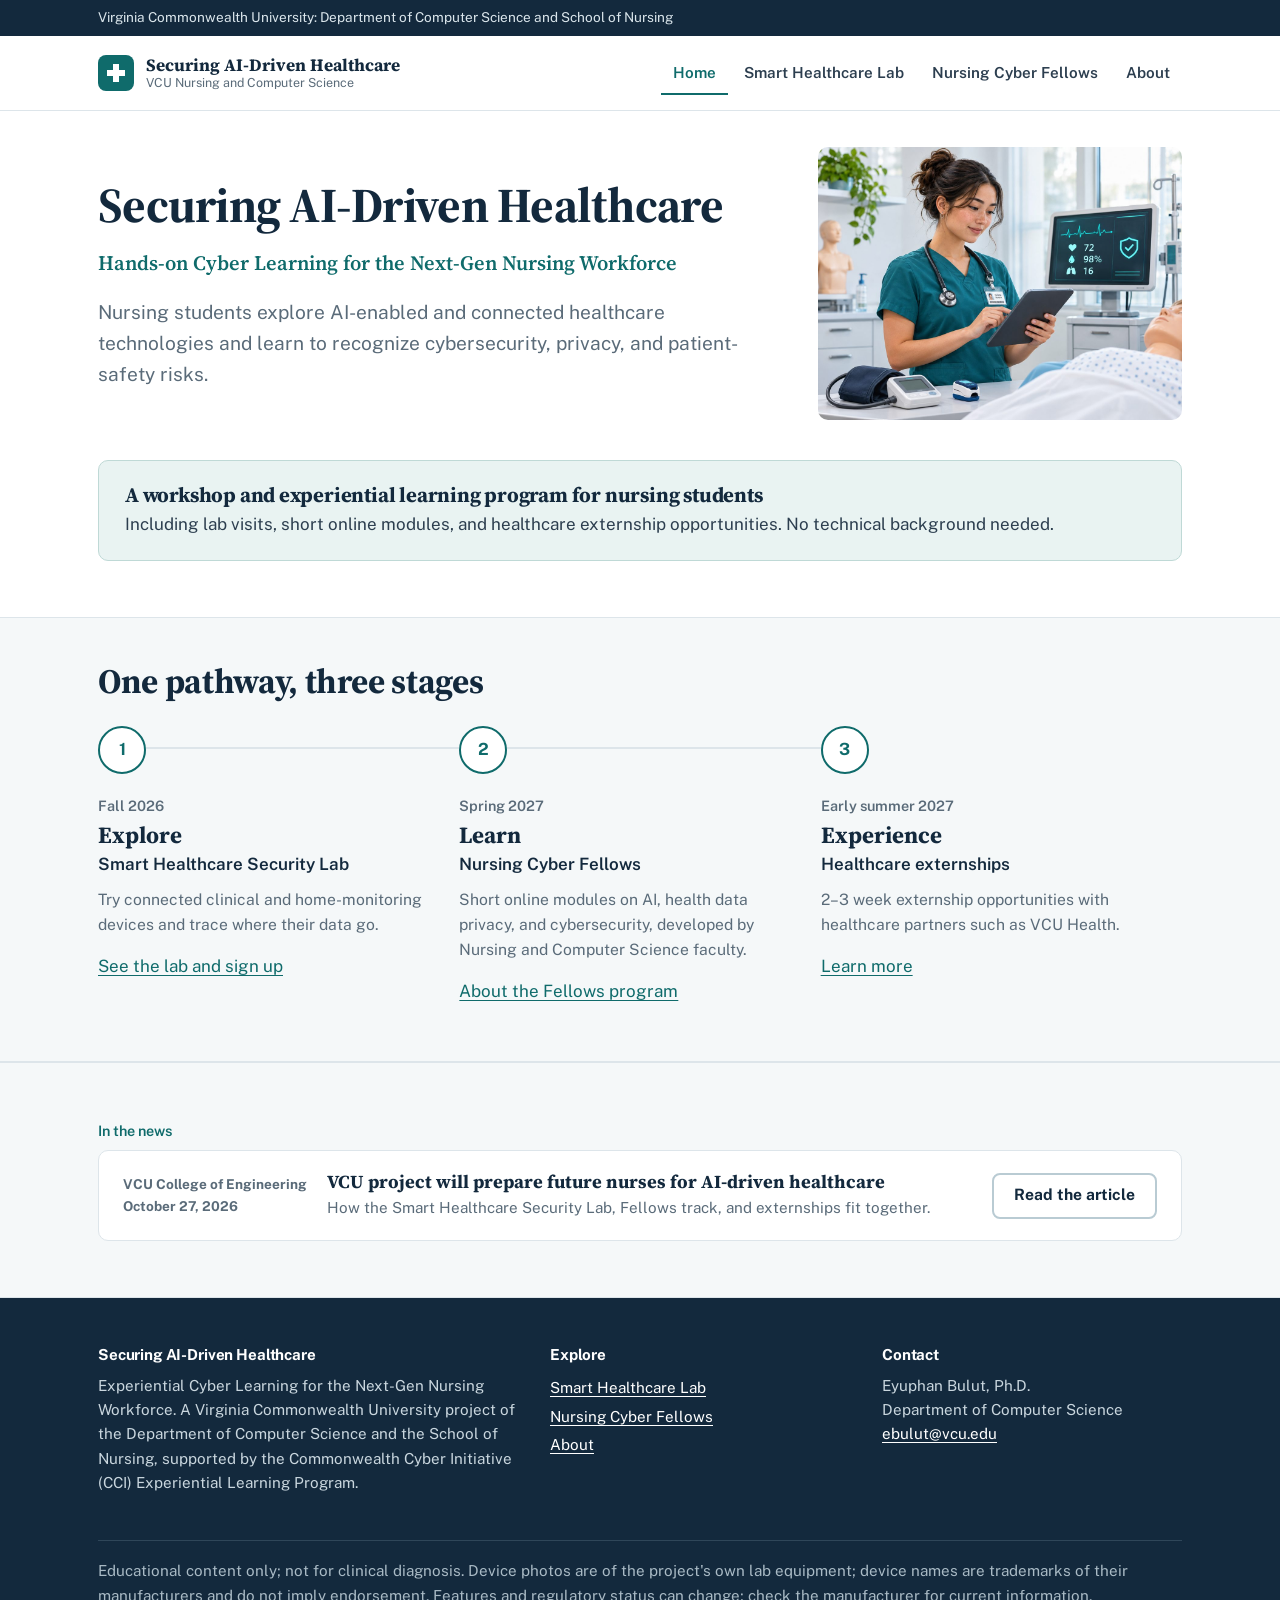
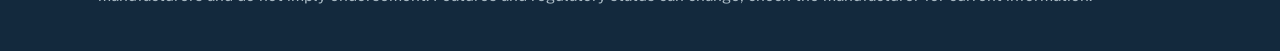
<file: index.html>
<!doctype html>
<html lang="en">
<head>
<meta charset="utf-8">
<meta name="viewport" content="width=device-width, initial-scale=1">
<title>Securing AI-Driven Healthcare | VCU Nursing and Computer Science</title>
<meta name="description" content="Hands-on training for VCU nursing students to explore AI-enabled and connected healthcare technologies and recognize cybersecurity, privacy, and patient-safety risks.">
<meta property="og:title" content="Securing AI-Driven Healthcare | VCU Nursing and Computer Science">
<meta property="og:description" content="Hands-on training for VCU nursing students to explore AI-enabled and connected healthcare technologies and recognize cybersecurity, privacy, and patient-safety risks.">
<meta property="og:url" content="https://nursing-ai-cyber.github.io/">
<meta property="og:image" content="https://nursing-ai-cyber.github.io/assets/images/hero-clinical-learning.jpg">
<link rel="icon" href="assets/favicon.svg" type="image/svg+xml">
<link rel="stylesheet" href="assets/style.css">
</head>
<body>
<a class="skip" href="#main">Skip to main content</a>
<div class="utility"><div class="container"><span>Virginia Commonwealth University: Department of Computer Science and School of Nursing</span></div></div>
<header class="site-header">
  <div class="container header-inner">
    <a class="brand" href="index.html"><svg class="brand-mark" viewBox="0 0 36 36" aria-hidden="true"><rect width="36" height="36" rx="8" fill="#0f6b6b"/><path d="M15 9h6v6h6v6h-6v6h-6v-6H9v-6h6z" fill="#fff"/></svg><span class="brand-text"><span class="brand-title">Securing AI-Driven Healthcare</span><span class="brand-sub">VCU Nursing and Computer Science</span></span></a>
    <button class="nav-toggle" aria-expanded="false" aria-controls="main-nav">Menu</button>
    <nav class="main-nav" id="main-nav" aria-label="Main"><ul><li><a href="index.html" aria-current="page">Home</a></li><li><a href="lab.html">Smart Healthcare Lab</a></li><li><a href="fellows.html">Nursing Cyber Fellows</a></li><li><a href="about.html">About</a></li></ul></nav>
  </div>
</header>
<main id="main">

<section class="hero" style="padding:36px 0 40px">
  <div class="container hero-grid" style="gap:44px;grid-template-columns:1.3fr .7fr">
    <div>
      <h1 style="font-size:clamp(2.1rem,3.9vw,3.05rem)">Securing AI-Driven Healthcare</h1>
      <p class="subtitle" style="font-size:clamp(1.1rem,1.6vw,1.3rem)">Hands-on Cyber Learning for the Next-Gen Nursing Workforce</p>
      <p class="lead" style="margin-bottom:0">Nursing students explore AI-enabled and connected healthcare technologies and learn to recognize cybersecurity, privacy, and patient-safety risks.</p>
    </div>
    <figure class="hero-photo">
      <img src="assets/images/hero-clinical-learning.jpg" width="1200" height="900" style="aspect-ratio:4/3" alt="Illustration of a nursing student reviewing patient vital signs on a tablet beside connected monitoring devices">
    </figure>
  </div>
</section>

<section style="padding:0 0 56px">
  <div class="container">
    <div class="visit-strip" style="display:block">
      <h2>A workshop and experiential learning program for nursing students</h2>
      <p>Including lab visits, short online modules, and healthcare externship opportunities. No technical background needed.</p>
    </div>
  </div>
</section>

<section class="section band" style="padding:44px 0 56px">
  <div class="container">
    <div class="section-head" style="margin-bottom:24px">
      <h2 style="margin:0">One pathway, three stages</h2>
    </div>
    <ol class="pathway">
      <li><span class="when">Fall 2026</span><h3>Explore</h3><div class="what">Smart Healthcare Security Lab</div><p>Try connected clinical and home-monitoring devices and trace where their data go.</p><a href="lab.html">See the lab and sign up</a></li>
      <li><span class="when">Spring 2027</span><h3>Learn</h3><div class="what">Nursing Cyber Fellows</div><p>Short online modules on AI, health data privacy, and cybersecurity, developed by Nursing and Computer Science faculty.</p><a href="fellows.html">About the Fellows program</a></li>
      <li><span class="when">Early summer 2027</span><h3>Experience</h3><div class="what">Healthcare externships</div><p>2–3 week externship opportunities with healthcare partners such as VCU Health.</p><a href="fellows.html">Learn more</a></li>
    </ol>
  </div>
</section>

<section class="section tight band">
  <div class="container">
    <span class="label">In the news</span>
    <a class="news" href="https://blogs.vcu.edu/engineering/2026/10/27/vcu-project-will-prepare-future-nurses-for-ai-driven-healthcare/" style="text-decoration:none;color:inherit">
      <span class="source">VCU College of Engineering<br>October 27, 2026</span>
      <span><h3>VCU project will prepare future nurses for AI-driven healthcare</h3><p>How the Smart Healthcare Security Lab, Fellows track, and externships fit together.</p></span>
      <span class="btn secondary">Read the article</span>
    </a>
  </div>
</section>

</main>
<footer class="site-footer">
  <div class="container">
    <div class="footer-grid">
      <div>
        <h2>Securing AI-Driven Healthcare</h2>
        <p>Experiential Cyber Learning for the Next-Gen Nursing Workforce. A Virginia Commonwealth University project of the Department of Computer Science and the School of Nursing, supported by the Commonwealth Cyber Initiative (CCI) Experiential Learning Program.</p>
      </div>
      <div>
        <h2>Explore</h2>
        <ul><li><a href="lab.html">Smart Healthcare Lab</a></li><li><a href="fellows.html">Nursing Cyber Fellows</a></li><li><a href="about.html">About</a></li></ul>
      </div>
      <div>
        <h2>Contact</h2>
        <p>Eyuphan Bulut, Ph.D.<br>Department of Computer Science<br><a href="mailto:ebulut@vcu.edu">ebulut@vcu.edu</a></p>
      </div>
    </div>
    <p class="footer-note">Educational content only; not for clinical diagnosis. Device photos are of the project's own lab equipment; device names are trademarks of their manufacturers and do not imply endorsement. Features and regulatory status can change; check the manufacturer for current information.</p>
  </div>
</footer>
<script src="assets/site.js"></script>
</body>
</html>
</file>
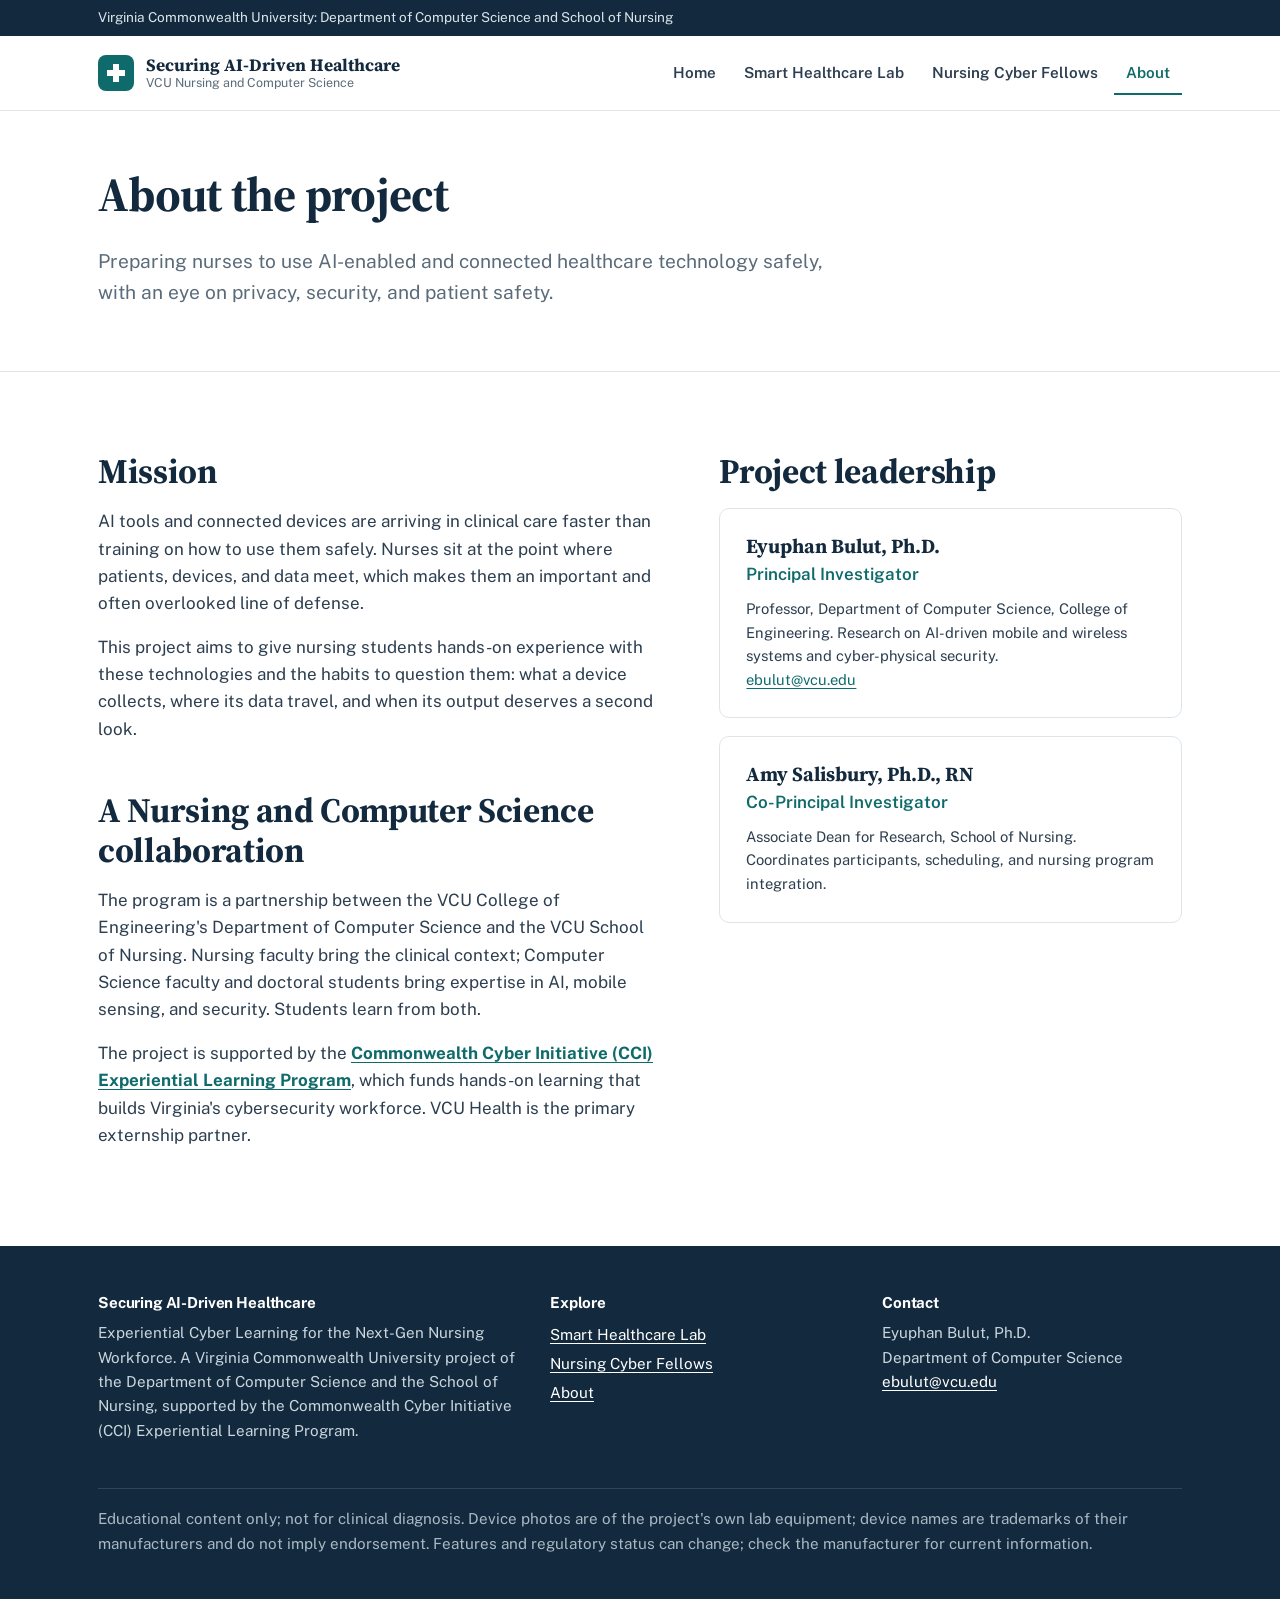
<file: about.html>
<!doctype html>
<html lang="en">
<head>
<meta charset="utf-8">
<meta name="viewport" content="width=device-width, initial-scale=1">
<title>About | Securing AI-Driven Healthcare</title>
<meta name="description" content="A VCU Computer Science and School of Nursing collaboration supported by the Commonwealth Cyber Initiative Experiential Learning Program.">
<meta property="og:title" content="About | Securing AI-Driven Healthcare">
<meta property="og:description" content="A VCU Computer Science and School of Nursing collaboration supported by the Commonwealth Cyber Initiative Experiential Learning Program.">
<meta property="og:url" content="https://nursing-ai-cyber.github.io/about.html">
<meta property="og:image" content="https://nursing-ai-cyber.github.io/assets/images/hero-clinical-learning.jpg">
<link rel="icon" href="assets/favicon.svg" type="image/svg+xml">
<link rel="stylesheet" href="assets/style.css">
</head>
<body>
<a class="skip" href="#main">Skip to main content</a>
<div class="utility"><div class="container"><span>Virginia Commonwealth University: Department of Computer Science and School of Nursing</span></div></div>
<header class="site-header">
  <div class="container header-inner">
    <a class="brand" href="index.html"><svg class="brand-mark" viewBox="0 0 36 36" aria-hidden="true"><rect width="36" height="36" rx="8" fill="#0f6b6b"/><path d="M15 9h6v6h6v6h-6v6h-6v-6H9v-6h6z" fill="#fff"/></svg><span class="brand-text"><span class="brand-title">Securing AI-Driven Healthcare</span><span class="brand-sub">VCU Nursing and Computer Science</span></span></a>
    <button class="nav-toggle" aria-expanded="false" aria-controls="main-nav">Menu</button>
    <nav class="main-nav" id="main-nav" aria-label="Main"><ul><li><a href="index.html">Home</a></li><li><a href="lab.html">Smart Healthcare Lab</a></li><li><a href="fellows.html">Nursing Cyber Fellows</a></li><li><a href="about.html" aria-current="page">About</a></li></ul></nav>
  </div>
</header>
<main id="main">

<section class="page-head">
  <div class="container">
    <h1>About the project</h1>
    <p class="lead">Preparing nurses to use AI-enabled and connected healthcare technology safely, with an eye on privacy, security, and patient safety.</p>
  </div>
</section>

<section class="section">
  <div class="container split">
    <div>
      <h2>Mission</h2>
      <p>AI tools and connected devices are arriving in clinical care faster than training on how to use them safely. Nurses sit at the point where patients, devices, and data meet, which makes them an important and often overlooked line of defense.</p>
      <p>This project aims to give nursing students hands-on experience with these technologies and the habits to question them: what a device collects, where its data travel, and when its output deserves a second look.</p>
      <h2 style="margin-top:1.4em">A Nursing and Computer Science collaboration</h2>
      <p>The program is a partnership between the VCU College of Engineering's Department of Computer Science and the VCU School of Nursing. Nursing faculty bring the clinical context; Computer Science faculty and doctoral students bring expertise in AI, mobile sensing, and security. Students learn from both.</p>
      <p>The project is supported by the <a href="https://cyberinitiative.org/research/funded-projects/2026/experiential-learning.html"><strong>Commonwealth Cyber Initiative (CCI) Experiential Learning Program</strong></a>, which funds hands-on learning that builds Virginia's cybersecurity workforce. VCU Health is the primary externship partner.</p>
    </div>
    <div>
      <h2>Project leadership</h2>
      <div class="card person" style="margin-bottom:18px">
        <h3>Eyuphan Bulut, Ph.D.</h3>
        <div class="role">Principal Investigator</div>
        <p class="small">Professor, Department of Computer Science, College of Engineering. Research on AI-driven mobile and wireless systems and cyber-physical security.<br><a href="mailto:ebulut@vcu.edu">ebulut@vcu.edu</a></p>
      </div>
      <div class="card person">
        <h3>Amy Salisbury, Ph.D., RN</h3>
        <div class="role">Co-Principal Investigator</div>
        <p class="small">Associate Dean for Research, School of Nursing. Coordinates participants, scheduling, and nursing program integration.</p>
      </div>
    </div>
  </div>
</section>


</main>
<footer class="site-footer">
  <div class="container">
    <div class="footer-grid">
      <div>
        <h2>Securing AI-Driven Healthcare</h2>
        <p>Experiential Cyber Learning for the Next-Gen Nursing Workforce. A Virginia Commonwealth University project of the Department of Computer Science and the School of Nursing, supported by the Commonwealth Cyber Initiative (CCI) Experiential Learning Program.</p>
      </div>
      <div>
        <h2>Explore</h2>
        <ul><li><a href="lab.html">Smart Healthcare Lab</a></li><li><a href="fellows.html">Nursing Cyber Fellows</a></li><li><a href="about.html">About</a></li></ul>
      </div>
      <div>
        <h2>Contact</h2>
        <p>Eyuphan Bulut, Ph.D.<br>Department of Computer Science<br><a href="mailto:ebulut@vcu.edu">ebulut@vcu.edu</a></p>
      </div>
    </div>
    <p class="footer-note">Educational content only; not for clinical diagnosis. Device photos are of the project's own lab equipment; device names are trademarks of their manufacturers and do not imply endorsement. Features and regulatory status can change; check the manufacturer for current information.</p>
  </div>
</footer>
<script src="assets/site.js"></script>
</body>
</html>
</file>
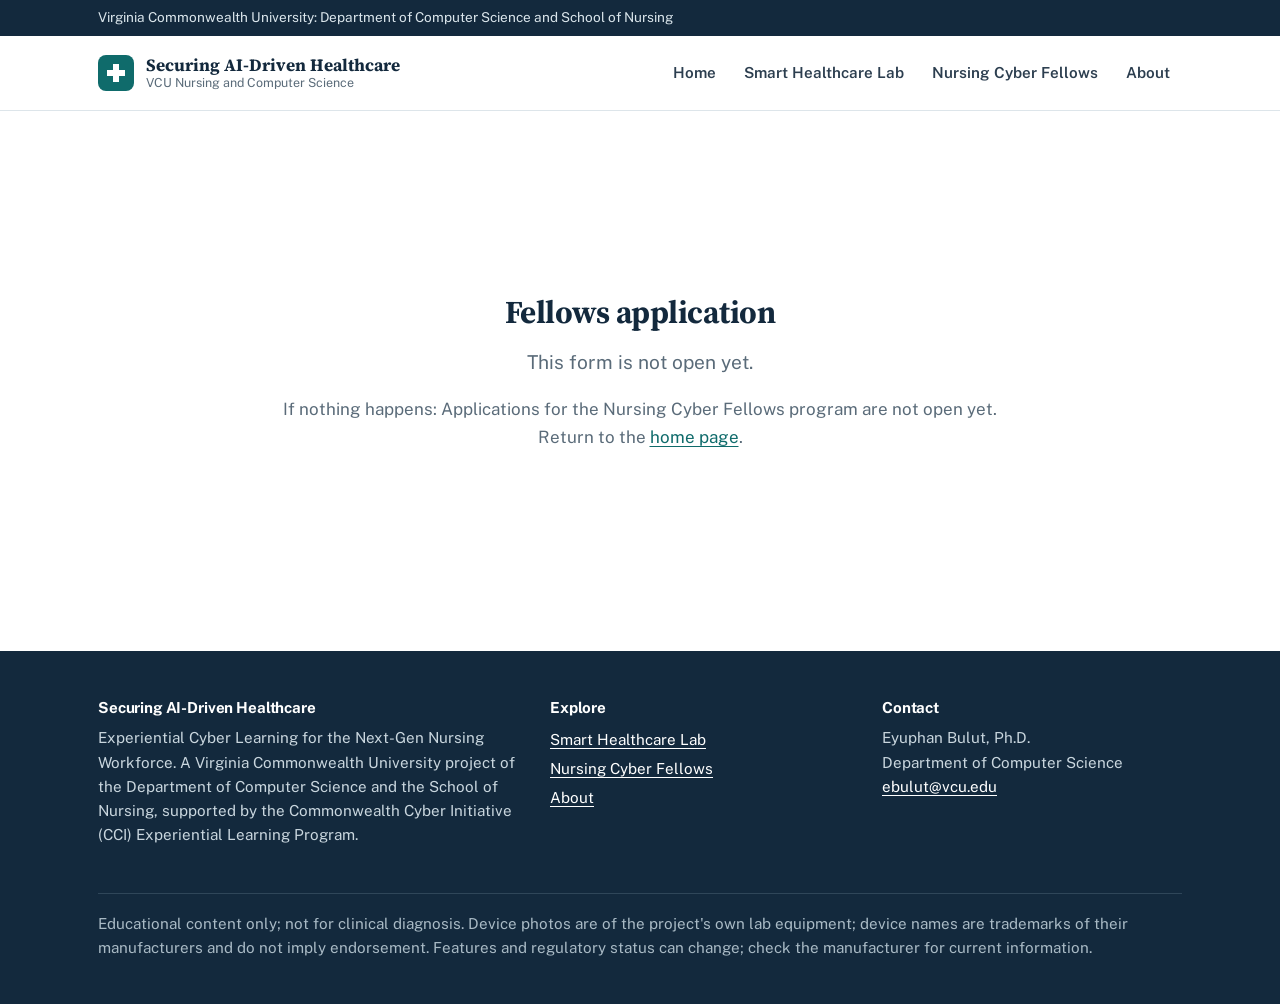
<file: apply.html>
<!doctype html>
<html lang="en">
<head>
<meta charset="utf-8">
<meta name="viewport" content="width=device-width, initial-scale=1">
<title>Fellows application | Securing AI-Driven Healthcare</title>
<meta name="description" content="Fellows application for the Smart Healthcare Security Lab project.">
<meta property="og:title" content="Fellows application | Securing AI-Driven Healthcare">
<meta property="og:description" content="Fellows application for the Smart Healthcare Security Lab project.">
<meta property="og:url" content="https://nursing-ai-cyber.github.io/apply.html">
<meta property="og:image" content="https://nursing-ai-cyber.github.io/assets/images/hero-clinical-learning.jpg">
<link rel="icon" href="assets/favicon.svg" type="image/svg+xml">
<link rel="stylesheet" href="assets/style.css">
</head>
<body data-redirect="fellowsApp">
<a class="skip" href="#main">Skip to main content</a>
<div class="utility"><div class="container"><span>Virginia Commonwealth University: Department of Computer Science and School of Nursing</span></div></div>
<header class="site-header">
  <div class="container header-inner">
    <a class="brand" href="index.html"><svg class="brand-mark" viewBox="0 0 36 36" aria-hidden="true"><rect width="36" height="36" rx="8" fill="#0f6b6b"/><path d="M15 9h6v6h6v6h-6v6h-6v-6H9v-6h6z" fill="#fff"/></svg><span class="brand-text"><span class="brand-title">Securing AI-Driven Healthcare</span><span class="brand-sub">VCU Nursing and Computer Science</span></span></a>
    <button class="nav-toggle" aria-expanded="false" aria-controls="main-nav">Menu</button>
    <nav class="main-nav" id="main-nav" aria-label="Main"><ul><li><a href="index.html">Home</a></li><li><a href="lab.html">Smart Healthcare Lab</a></li><li><a href="fellows.html">Nursing Cyber Fellows</a></li><li><a href="about.html">About</a></li></ul></nav>
  </div>
</header>
<main id="main">
<section class="redirect"><div class="narrow"><h1 style="font-size:2rem">Fellows application</h1>
<p class="lead" id="redirect-status" style="margin:0 auto 1em">Opening the form…</p>
<noscript><p>JavaScript is needed to forward you. Please return to the <a href="index.html">home page</a>.</p></noscript>
<p class="muted">If nothing happens: Applications for the Nursing Cyber Fellows program are not open yet. Return to the <a href="index.html">home page</a>.</p></div></section>
</main>
<footer class="site-footer">
  <div class="container">
    <div class="footer-grid">
      <div>
        <h2>Securing AI-Driven Healthcare</h2>
        <p>Experiential Cyber Learning for the Next-Gen Nursing Workforce. A Virginia Commonwealth University project of the Department of Computer Science and the School of Nursing, supported by the Commonwealth Cyber Initiative (CCI) Experiential Learning Program.</p>
      </div>
      <div>
        <h2>Explore</h2>
        <ul><li><a href="lab.html">Smart Healthcare Lab</a></li><li><a href="fellows.html">Nursing Cyber Fellows</a></li><li><a href="about.html">About</a></li></ul>
      </div>
      <div>
        <h2>Contact</h2>
        <p>Eyuphan Bulut, Ph.D.<br>Department of Computer Science<br><a href="mailto:ebulut@vcu.edu">ebulut@vcu.edu</a></p>
      </div>
    </div>
    <p class="footer-note">Educational content only; not for clinical diagnosis. Device photos are of the project's own lab equipment; device names are trademarks of their manufacturers and do not imply endorsement. Features and regulatory status can change; check the manufacturer for current information.</p>
  </div>
</footer>
<script src="assets/site.js"></script>
</body>
</html>
</file>
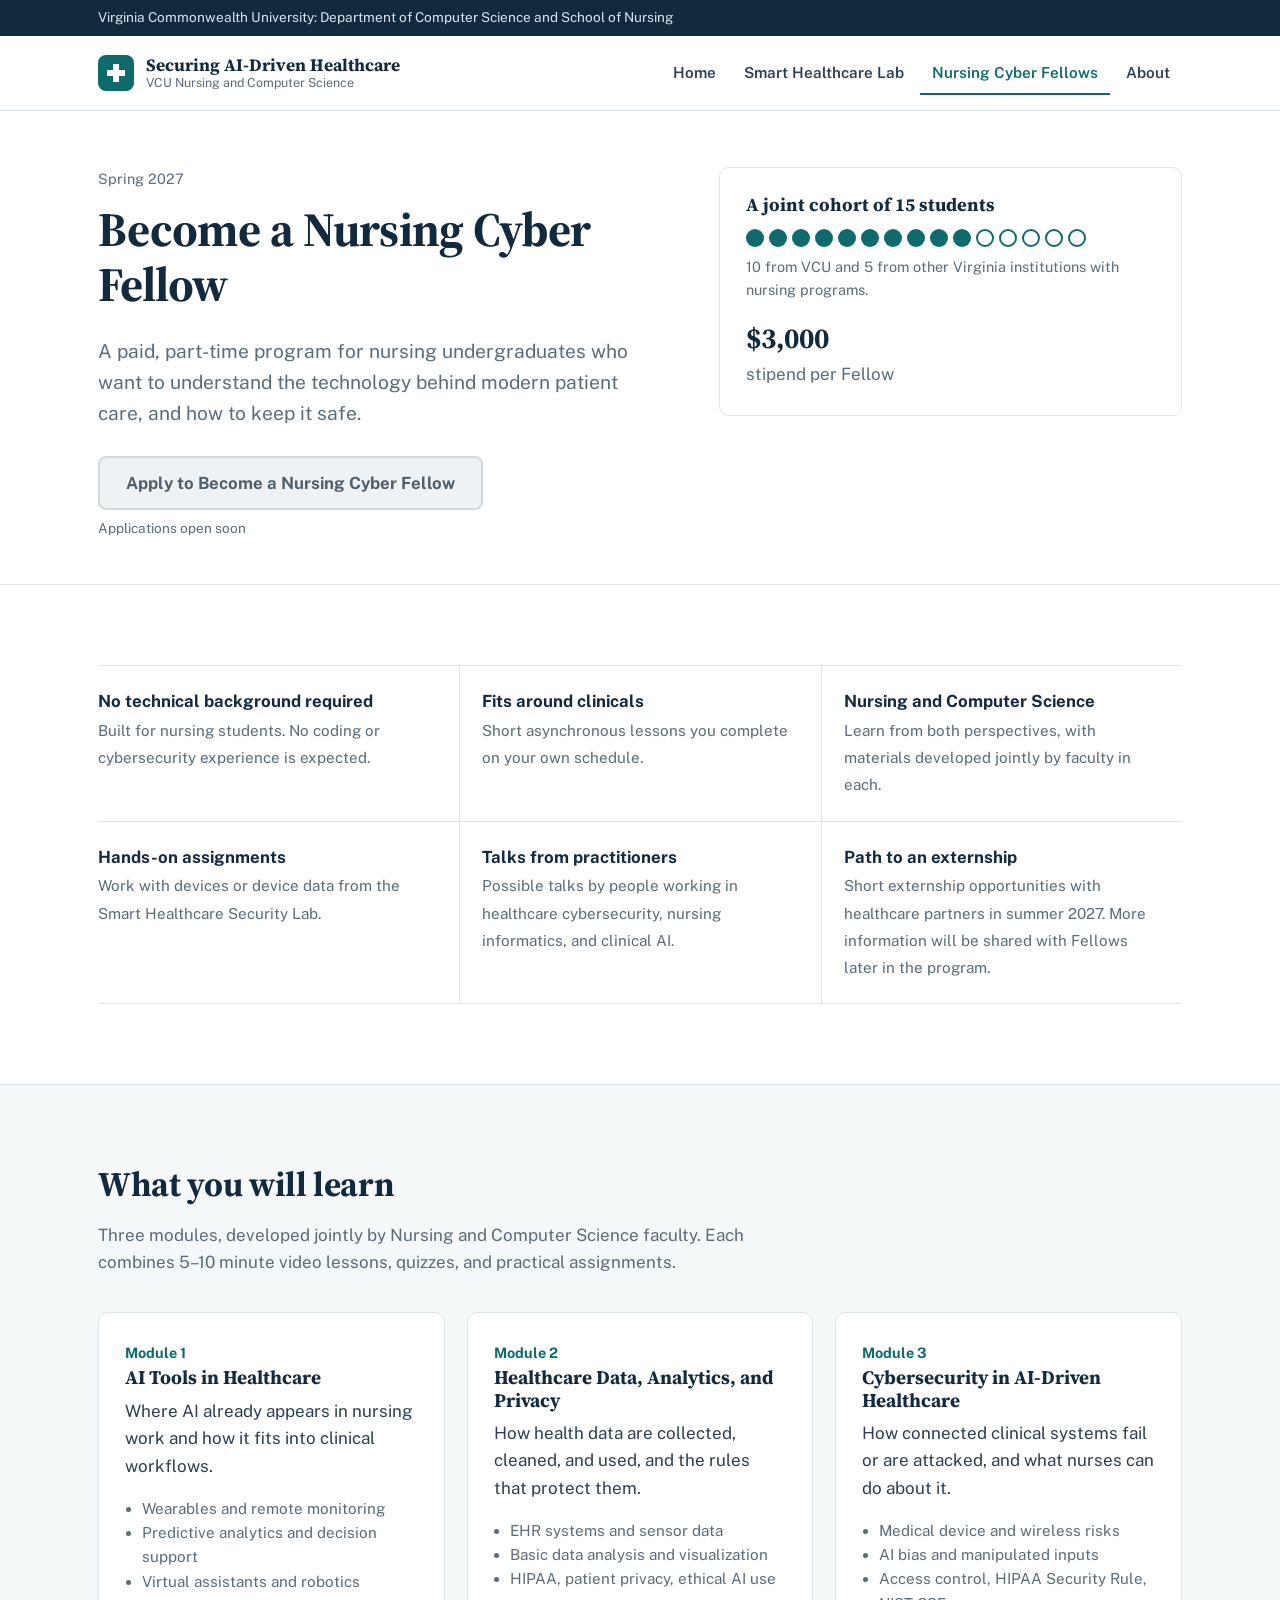
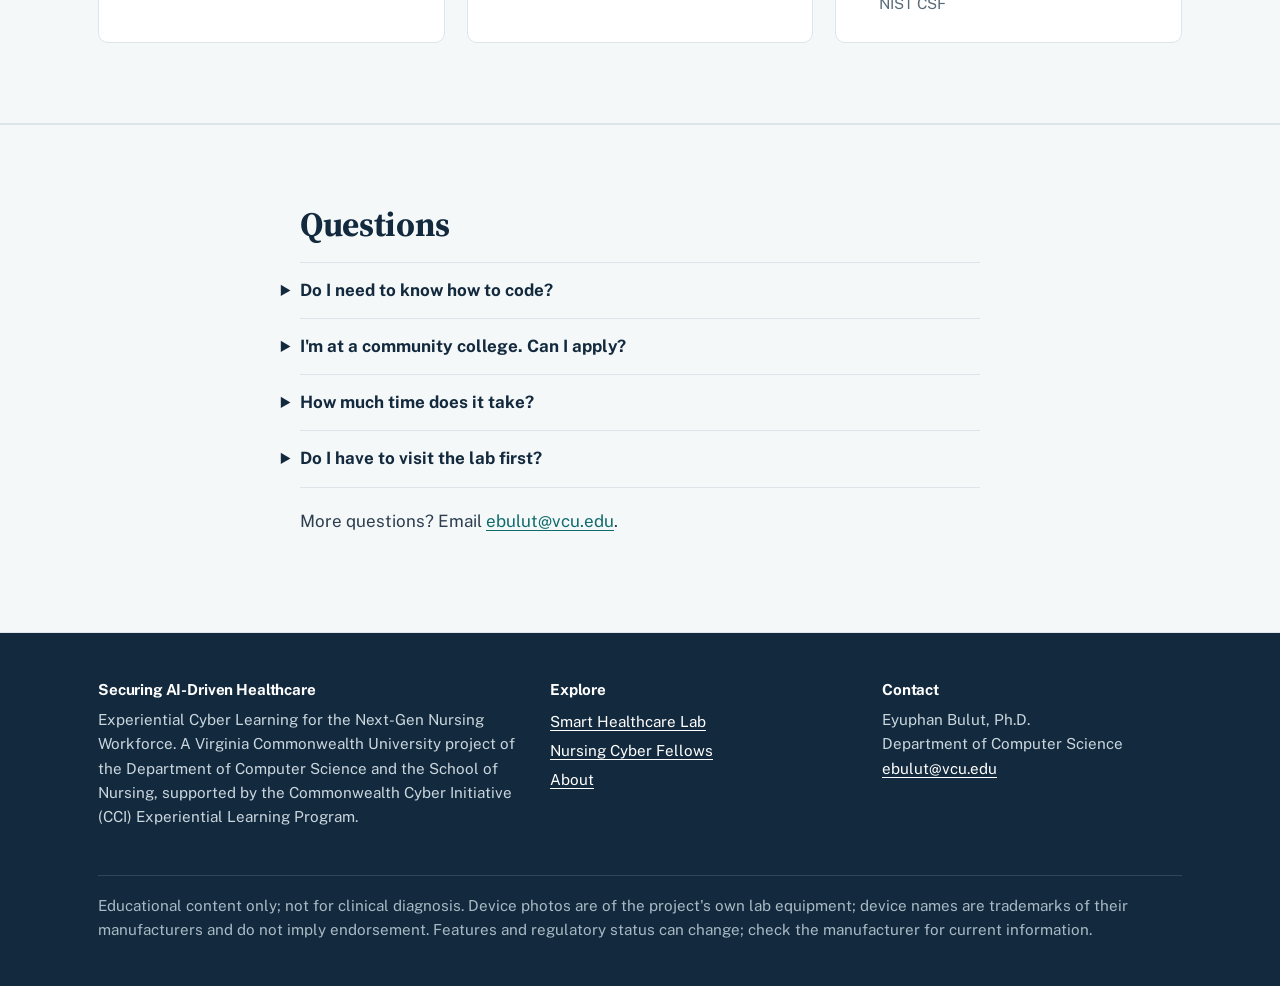
<file: fellows.html>
<!doctype html>
<html lang="en">
<head>
<meta charset="utf-8">
<meta name="viewport" content="width=device-width, initial-scale=1">
<title>Nursing Cyber Fellows | Securing AI-Driven Healthcare</title>
<meta name="description" content="A paid Spring 2027 program for 15 nursing students (10 VCU, 5 other Virginia institutions) covering AI, health data privacy, and cybersecurity, with a $3,000 stipend and externships.">
<meta property="og:title" content="Nursing Cyber Fellows | Securing AI-Driven Healthcare">
<meta property="og:description" content="A paid Spring 2027 program for 15 nursing students (10 VCU, 5 other Virginia institutions) covering AI, health data privacy, and cybersecurity, with a $3,000 stipend and externships.">
<meta property="og:url" content="https://nursing-ai-cyber.github.io/fellows.html">
<meta property="og:image" content="https://nursing-ai-cyber.github.io/assets/images/hero-clinical-learning.jpg">
<link rel="icon" href="assets/favicon.svg" type="image/svg+xml">
<link rel="stylesheet" href="assets/style.css">
</head>
<body>
<a class="skip" href="#main">Skip to main content</a>
<div class="utility"><div class="container"><span>Virginia Commonwealth University: Department of Computer Science and School of Nursing</span></div></div>
<header class="site-header">
  <div class="container header-inner">
    <a class="brand" href="index.html"><svg class="brand-mark" viewBox="0 0 36 36" aria-hidden="true"><rect width="36" height="36" rx="8" fill="#0f6b6b"/><path d="M15 9h6v6h6v6h-6v6h-6v-6H9v-6h6z" fill="#fff"/></svg><span class="brand-text"><span class="brand-title">Securing AI-Driven Healthcare</span><span class="brand-sub">VCU Nursing and Computer Science</span></span></a>
    <button class="nav-toggle" aria-expanded="false" aria-controls="main-nav">Menu</button>
    <nav class="main-nav" id="main-nav" aria-label="Main"><ul><li><a href="index.html">Home</a></li><li><a href="lab.html">Smart Healthcare Lab</a></li><li><a href="fellows.html" aria-current="page">Nursing Cyber Fellows</a></li><li><a href="about.html">About</a></li></ul></nav>
  </div>
</header>
<main id="main">

<section class="page-head">
  <div class="container split">
    <div>
      <p class="crumb">Spring 2027</p>
      <h1>Become a Nursing Cyber Fellow</h1>
      <p class="lead">A paid, part-time program for nursing undergraduates who want to understand the technology behind modern patient care, and how to keep it safe.</p>
      <div class="actions"><a class="btn large" data-link="fellowsApp" href="apply.html">Apply to Become a Nursing Cyber Fellow</a></div>
    </div>
    <div class="card">
      <h3 style="font-size:1.15rem">A joint cohort of 15 students</h3>
      <div class="cohort" aria-hidden="true"><i></i><i></i><i></i><i></i><i></i><i></i><i></i><i></i><i></i><i></i><i class="partner"></i><i class="partner"></i><i class="partner"></i><i class="partner"></i><i class="partner"></i></div>
      <p class="legend">10 from VCU and 5 from other Virginia institutions with nursing programs.</p>
      <p style="margin-top:14px"><strong style="font-family:var(--serif);font-size:1.8rem;color:var(--ink)">$3,000</strong><br><span class="muted">stipend per Fellow</span></p>
    </div>
  </div>
</section>

<section class="section">
  <div class="container">
    <ul class="highlights">
      <li><strong>No technical background required</strong><span>Built for nursing students. No coding or cybersecurity experience is expected.</span></li>
      <li><strong>Fits around clinicals</strong><span>Short asynchronous lessons you complete on your own schedule.</span></li>
      <li><strong>Nursing and Computer Science</strong><span>Learn from both perspectives, with materials developed jointly by faculty in each.</span></li>
      <li><strong>Hands-on assignments</strong><span>Work with devices or device data from the Smart Healthcare Security Lab.</span></li>
      <li><strong>Talks from practitioners</strong><span>Possible talks by people working in healthcare cybersecurity, nursing informatics, and clinical AI.</span></li>
      <li><strong>Path to an externship</strong><span>Short externship opportunities with healthcare partners in summer 2027. More information will be shared with Fellows later in the program.</span></li>
    </ul>
  </div>
</section>

<section class="section band">
  <div class="container">
    <div class="section-head">
      <h2>What you will learn</h2>
      <p>Three modules, developed jointly by Nursing and Computer Science faculty. Each combines 5–10 minute video lessons, quizzes, and practical assignments.</p>
    </div>
    <div class="grid3">
      <div class="card module"><span class="n">Module 1</span><h3>AI Tools in Healthcare</h3><p>Where AI already appears in nursing work and how it fits into clinical workflows.</p><ul><li>Wearables and remote monitoring</li><li>Predictive analytics and decision support</li><li>Virtual assistants and robotics</li></ul></div>
      <div class="card module"><span class="n">Module 2</span><h3>Healthcare Data, Analytics, and Privacy</h3><p>How health data are collected, cleaned, and used, and the rules that protect them.</p><ul><li>EHR systems and sensor data</li><li>Basic data analysis and visualization</li><li>HIPAA, patient privacy, ethical AI use</li></ul></div>
      <div class="card module"><span class="n">Module 3</span><h3>Cybersecurity in AI-Driven Healthcare</h3><p>How connected clinical systems fail or are attacked, and what nurses can do about it.</p><ul><li>Medical device and wireless risks</li><li>AI bias and manipulated inputs</li><li>Access control, HIPAA Security Rule, NIST CSF</li></ul></div>
    </div>
  </div>
</section>

<section class="section band">
  <div class="container narrow">
    <h2>Questions</h2>
    <details><summary>Do I need to know how to code?</summary><p>No. The program is designed for nursing students and taught from a clinical point of view. You may get to try some basic data analysis using AI prompts, but no prior experience is needed.</p></details>
    <details><summary>I'm at a community college. Can I apply?</summary><p>Yes. Five seats are reserved for students from other Virginia institutions with nursing programs.</p></details>
    <details><summary>How much time does it take?</summary><p>The program is online and self-paced, with short lessons and assignments posted weekly so they fit around clinical schedules. There may also be a few talks during the spring semester. A detailed schedule will be shared with selected Fellows.</p></details>
    <details><summary>Do I have to visit the lab first?</summary><p>Fellows are expected to have attended a lab session.</p></details>
    <p style="margin-top:20px">More questions? Email <a href="mailto:ebulut@vcu.edu?subject=Nursing%20Cyber%20Fellows">ebulut@vcu.edu</a>.</p>
  </div>
</section>

</main>
<footer class="site-footer">
  <div class="container">
    <div class="footer-grid">
      <div>
        <h2>Securing AI-Driven Healthcare</h2>
        <p>Experiential Cyber Learning for the Next-Gen Nursing Workforce. A Virginia Commonwealth University project of the Department of Computer Science and the School of Nursing, supported by the Commonwealth Cyber Initiative (CCI) Experiential Learning Program.</p>
      </div>
      <div>
        <h2>Explore</h2>
        <ul><li><a href="lab.html">Smart Healthcare Lab</a></li><li><a href="fellows.html">Nursing Cyber Fellows</a></li><li><a href="about.html">About</a></li></ul>
      </div>
      <div>
        <h2>Contact</h2>
        <p>Eyuphan Bulut, Ph.D.<br>Department of Computer Science<br><a href="mailto:ebulut@vcu.edu">ebulut@vcu.edu</a></p>
      </div>
    </div>
    <p class="footer-note">Educational content only; not for clinical diagnosis. Device photos are of the project's own lab equipment; device names are trademarks of their manufacturers and do not imply endorsement. Features and regulatory status can change; check the manufacturer for current information.</p>
  </div>
</footer>
<script src="assets/site.js"></script>
</body>
</html>
</file>
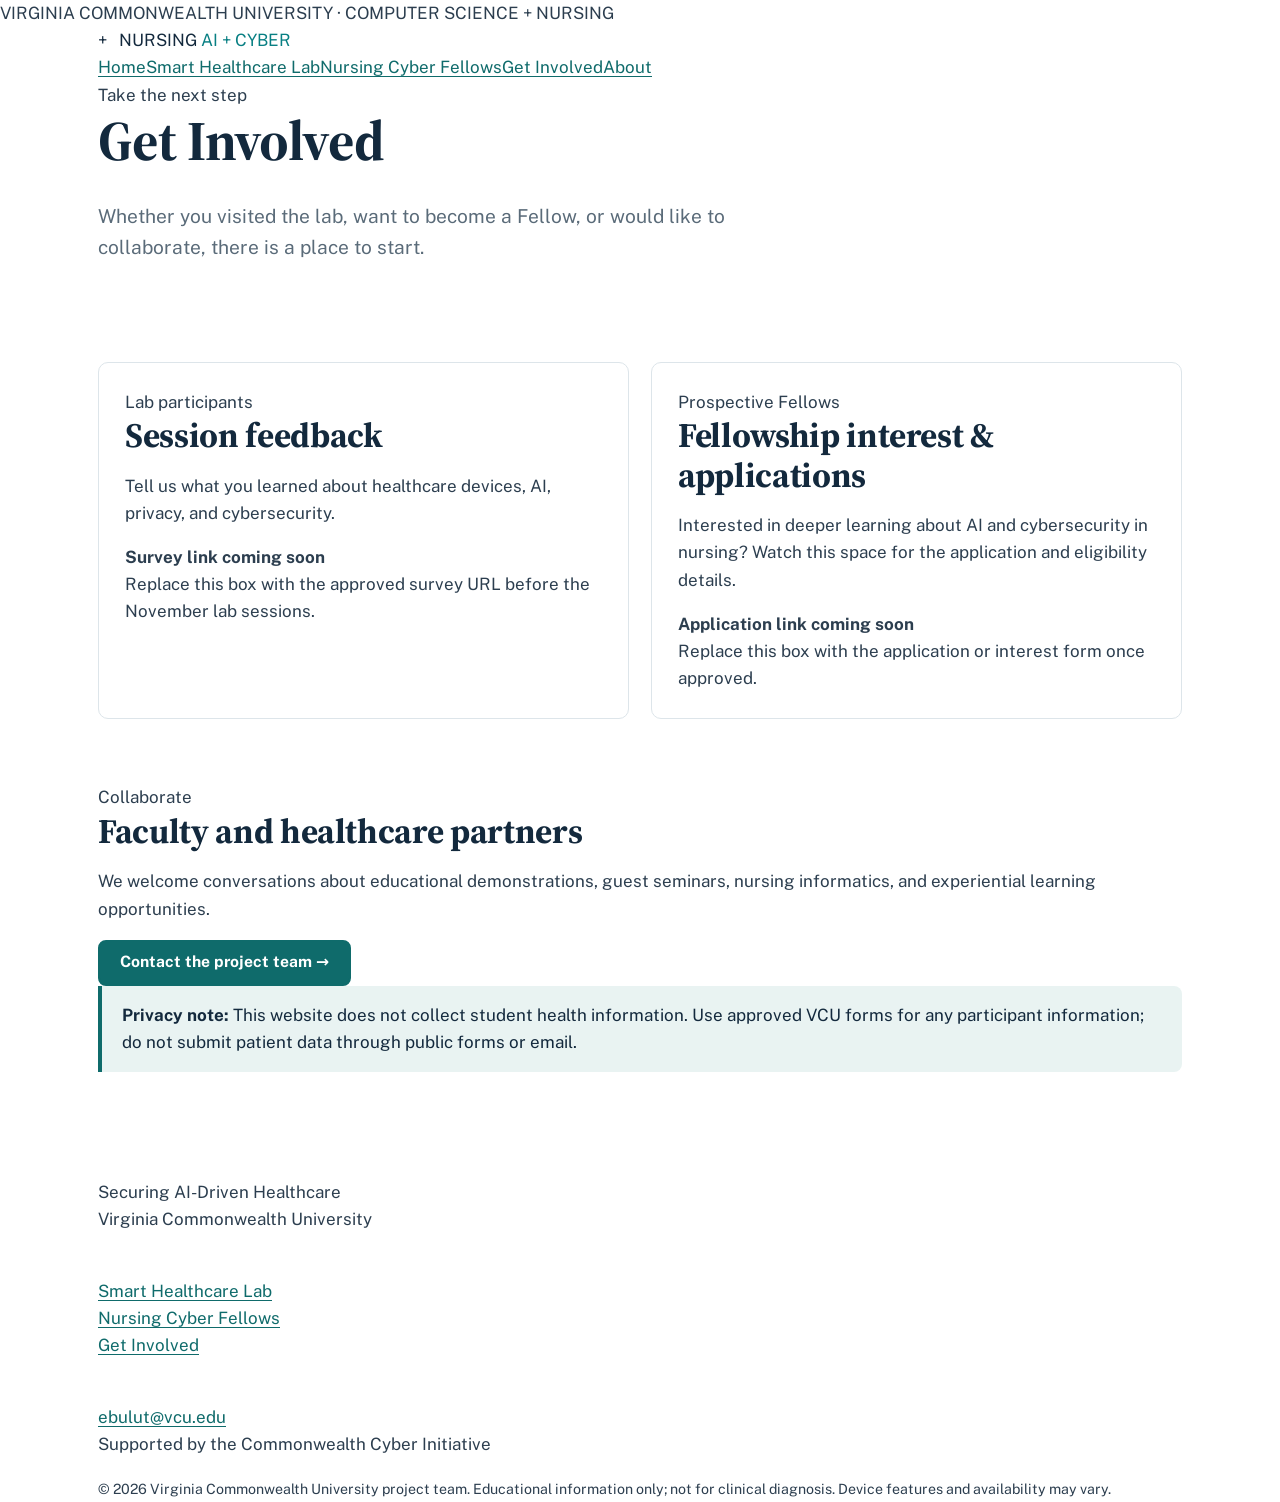
<file: get-involved.html>
<!doctype html><html lang="en"><head><meta charset="utf-8"><meta name="viewport" content="width=device-width,initial-scale=1"><meta name="description" content="Survey, fellowship and collaboration information for the Nursing AI and Cyber program."><title>Get Involved | Nursing AI + Cyber</title><link rel="stylesheet" href="assets/style.css"><link rel="icon" href="assets/beam.svg" type="image/svg+xml"></head><body><div class="topline">VIRGINIA COMMONWEALTH UNIVERSITY · COMPUTER SCIENCE + NURSING</div><header class="nav"><div class="container navinner"><a class="brand" href="index.html"><span class="brandmark">+</span><span>NURSING <span style="color:#087f83">AI + CYBER</span></span></a><nav class="links" aria-label="Main navigation"><a class="" href="index.html">Home</a><a class="" href="lab.html">Smart Healthcare Lab</a><a class="" href="fellows.html">Nursing Cyber Fellows</a><a class="active" href="get-involved.html">Get Involved</a><a class="" href="about.html">About</a></nav></div></header><main><section class="pagehead"><div class="container"><div class="eyebrow">Take the next step</div><h1>Get Involved</h1><p class="lead">Whether you visited the lab, want to become a Fellow, or would like to collaborate, there is a place to start.</p></div></section><section class="section"><div class="container"><div class="grid2"><div class="card"><span class="pill">Lab participants</span><h2>Session feedback</h2><p>Tell us what you learned about healthcare devices, AI, privacy, and cybersecurity.</p><div class="placeholder"><strong>Survey link coming soon</strong><br>Replace this box with the approved survey URL before the November lab sessions.</div></div><div class="card"><span class="pill">Prospective Fellows</span><h2>Fellowship interest &amp; applications</h2><p>Interested in deeper learning about AI and cybersecurity in nursing? Watch this space for the application and eligibility details.</p><div class="placeholder"><strong>Application link coming soon</strong><br>Replace this box with the application or interest form once approved.</div></div></div><div class="sectionhead" style="margin-top:65px"><div class="eyebrow">Collaborate</div><h2>Faculty and healthcare partners</h2><p class="sub">We welcome conversations about educational demonstrations, guest seminars, nursing informatics, and experiential learning opportunities.</p><a class="btn" href="mailto:ebulut@vcu.edu?subject=Nursing%20AI%20Cyber%20Collaboration">Contact the project team →</a></div><div class="notice"><strong>Privacy note:</strong> This website does not collect student health information. Use approved VCU forms for any participant information; do not submit patient data through public forms or email.</div></div></section></main><footer class="footer"><div class="container"><div class="footergrid"><div><strong style="color:white">Nursing AI + Cyber</strong><p class="mini">Securing AI-Driven Healthcare<br>Virginia Commonwealth University</p></div><div><strong style="color:white">Explore</strong><p class="mini"><a href="lab.html">Smart Healthcare Lab</a><br><a href="fellows.html">Nursing Cyber Fellows</a><br><a href="get-involved.html">Get Involved</a></p></div><div><strong style="color:white">Contact</strong><p class="mini"><a href="mailto:ebulut@vcu.edu">ebulut@vcu.edu</a><br>Supported by the Commonwealth Cyber Initiative</p></div></div><small>© 2026 Virginia Commonwealth University project team. Educational information only; not for clinical diagnosis. Device features and availability may vary.</small></div></footer></body></html>
</file>
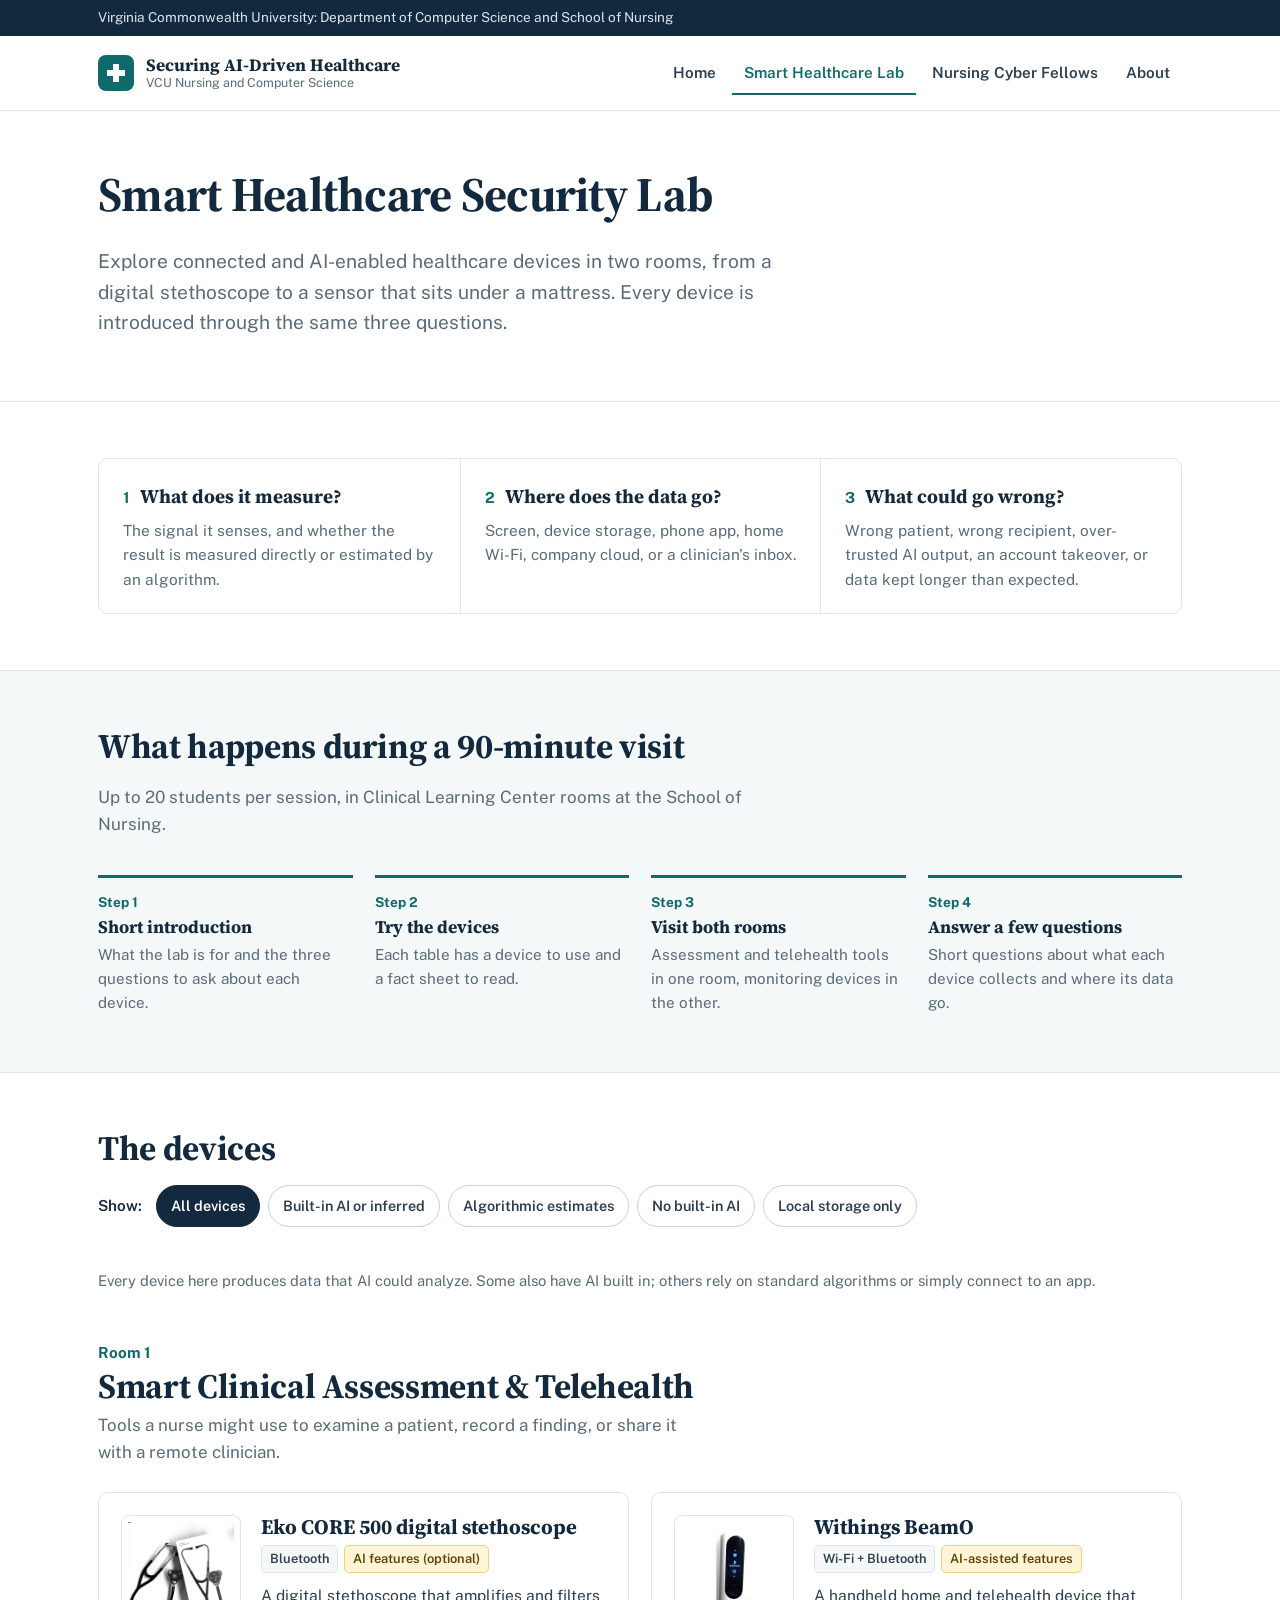
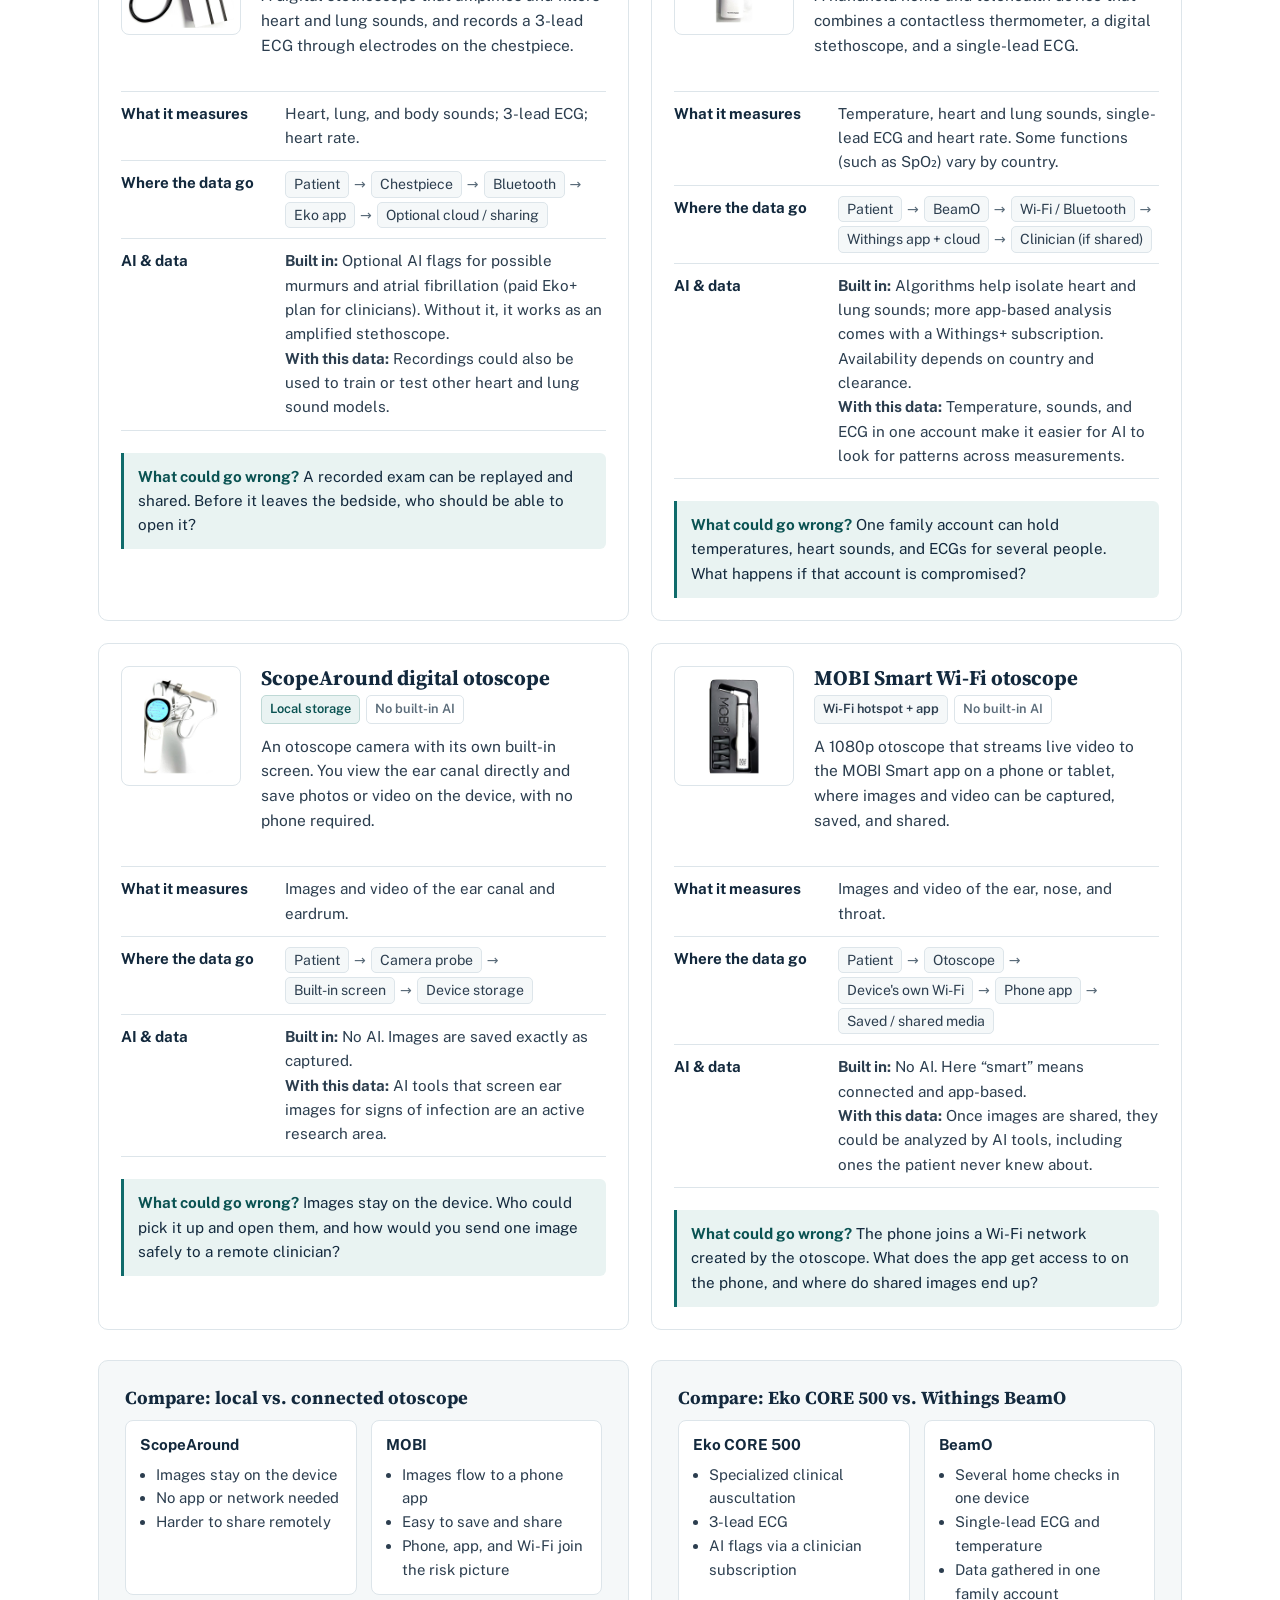
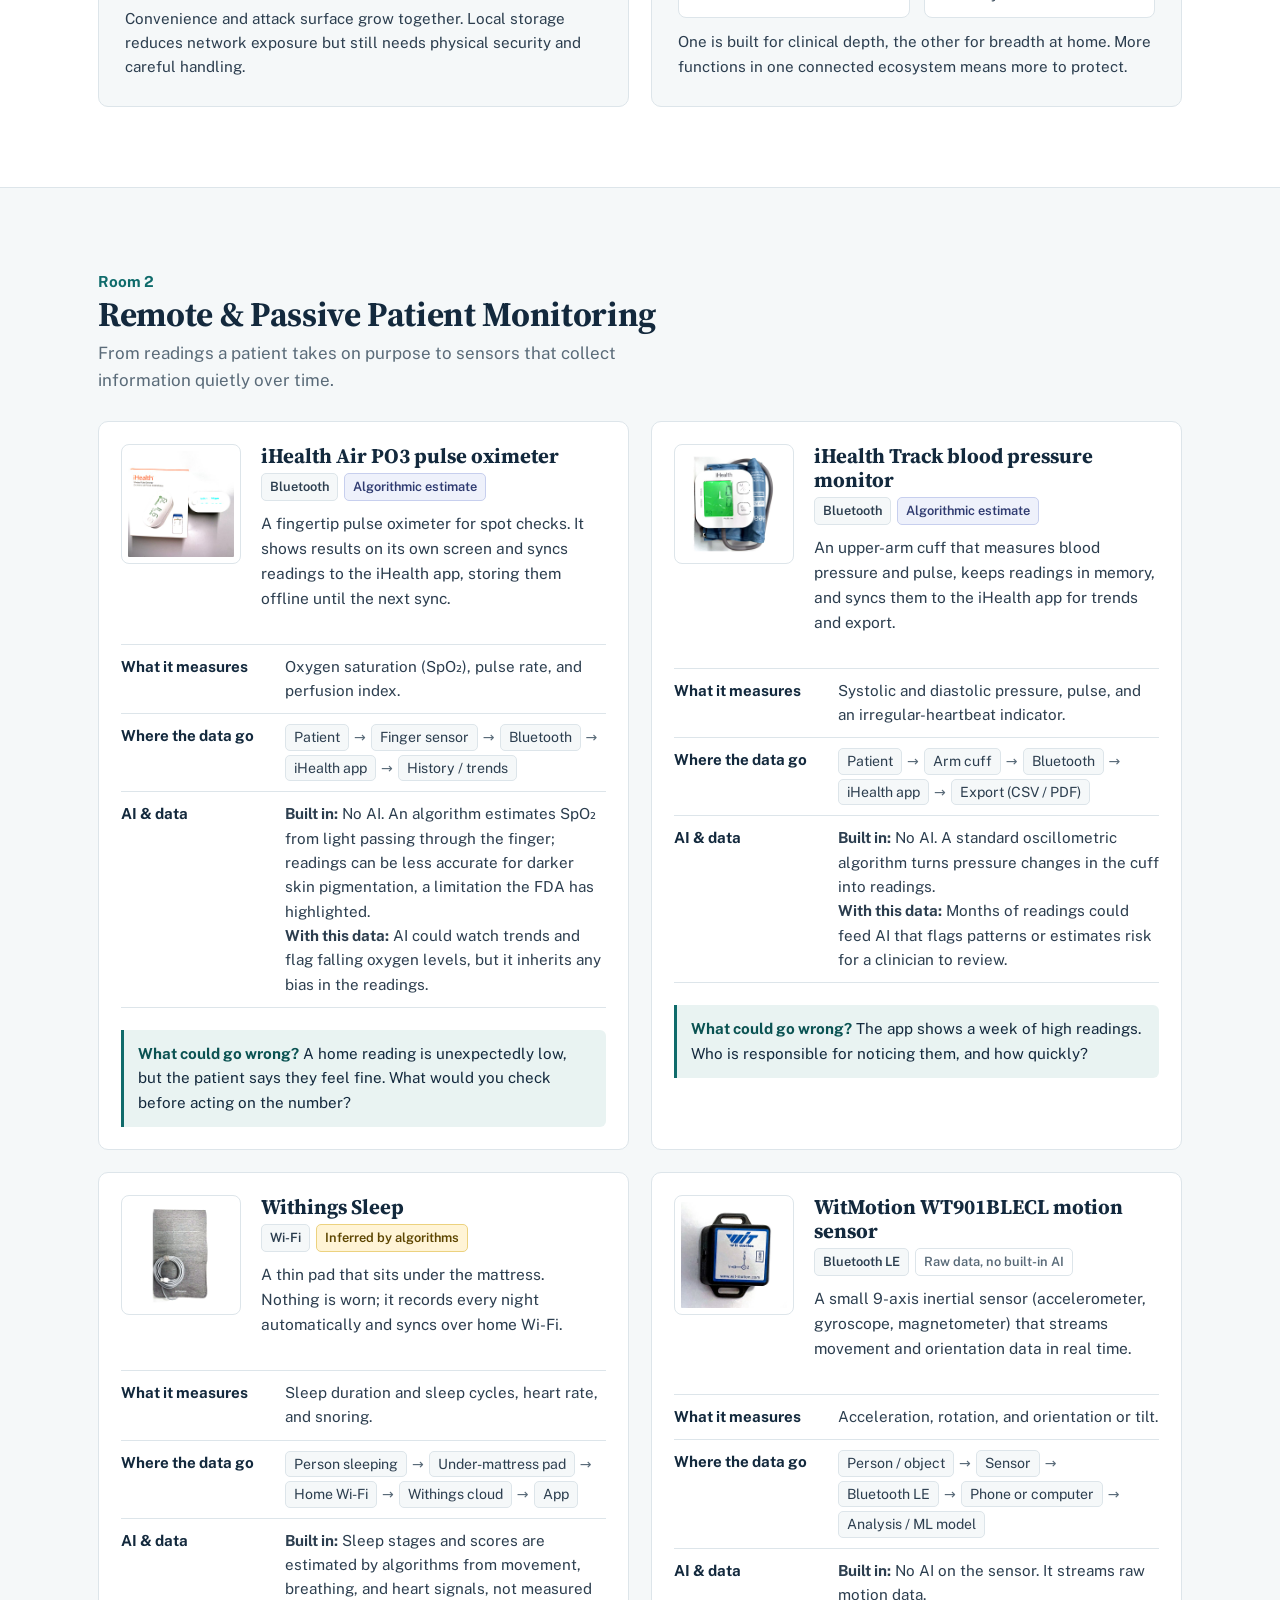
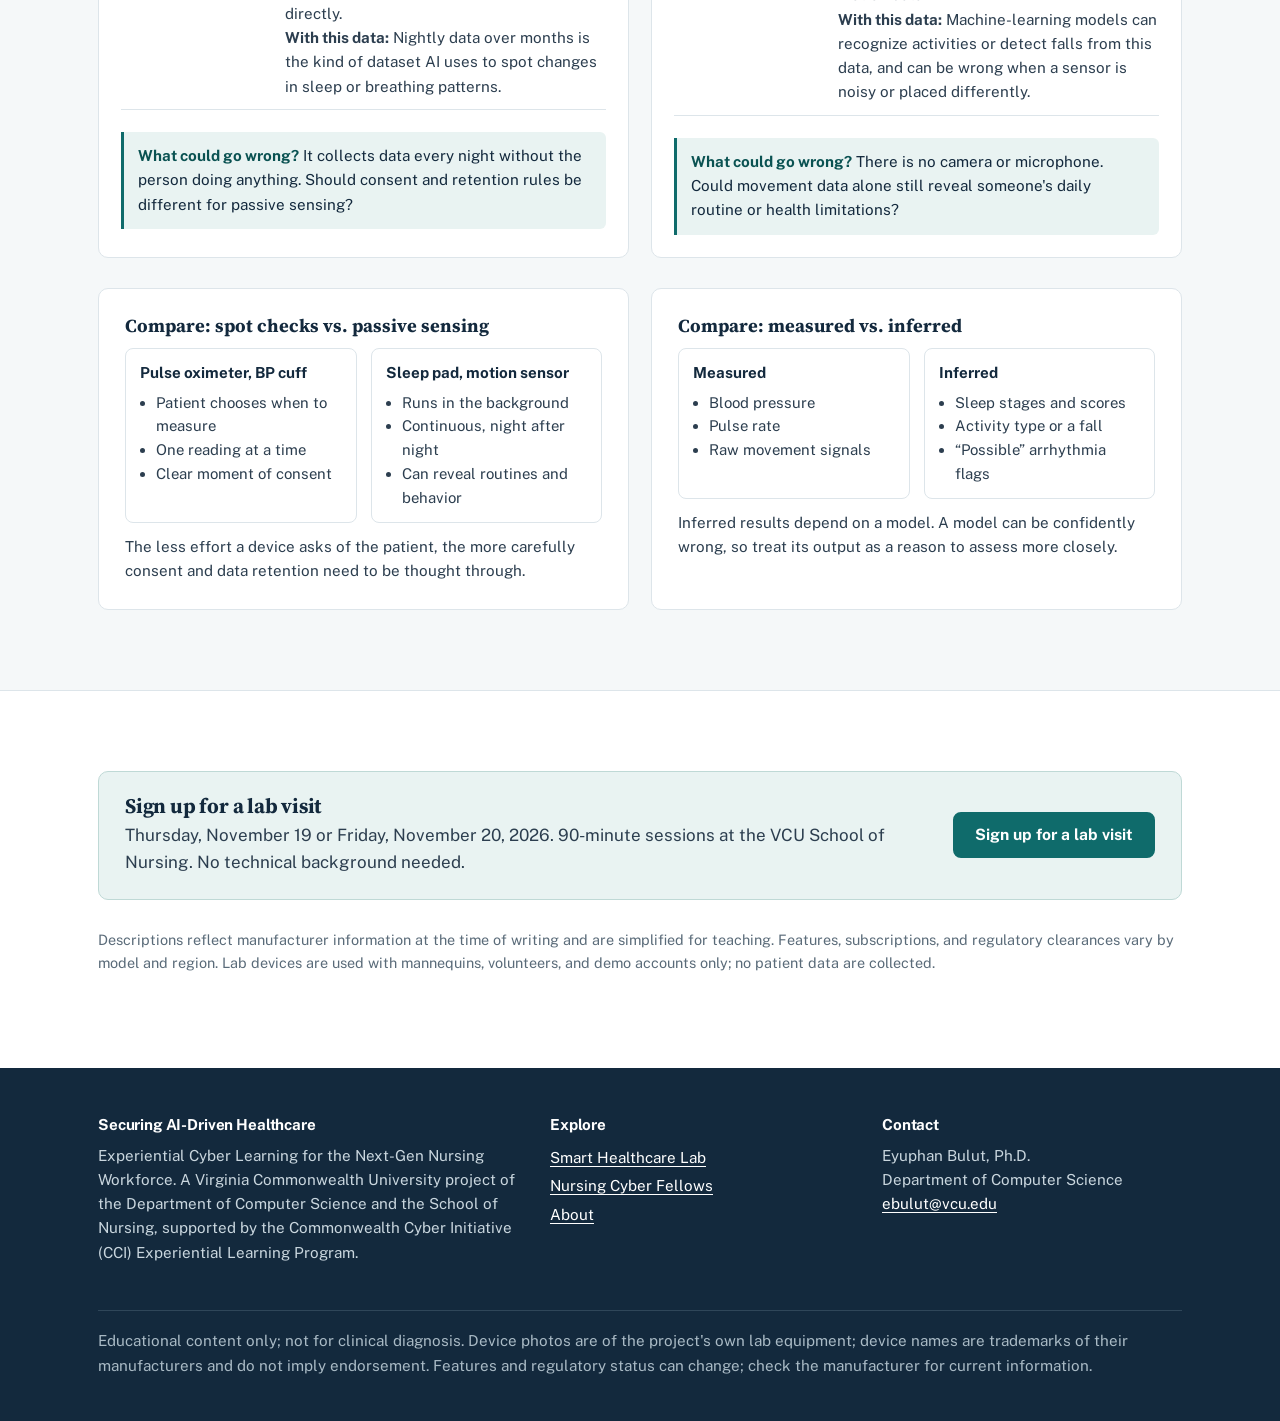
<file: lab.html>
<!doctype html>
<html lang="en">
<head>
<meta charset="utf-8">
<meta name="viewport" content="width=device-width, initial-scale=1">
<title>Smart Healthcare Security Lab | Securing AI-Driven Healthcare</title>
<meta name="description" content="Connected and AI-enabled healthcare devices, examined through three questions: what does it measure, where does the data go, and what could go wrong?">
<meta property="og:title" content="Smart Healthcare Security Lab | Securing AI-Driven Healthcare">
<meta property="og:description" content="Connected and AI-enabled healthcare devices, examined through three questions: what does it measure, where does the data go, and what could go wrong?">
<meta property="og:url" content="https://nursing-ai-cyber.github.io/lab.html">
<meta property="og:image" content="https://nursing-ai-cyber.github.io/assets/images/hero-clinical-learning.jpg">
<link rel="icon" href="assets/favicon.svg" type="image/svg+xml">
<link rel="stylesheet" href="assets/style.css">
</head>
<body>
<a class="skip" href="#main">Skip to main content</a>
<div class="utility"><div class="container"><span>Virginia Commonwealth University: Department of Computer Science and School of Nursing</span></div></div>
<header class="site-header">
  <div class="container header-inner">
    <a class="brand" href="index.html"><svg class="brand-mark" viewBox="0 0 36 36" aria-hidden="true"><rect width="36" height="36" rx="8" fill="#0f6b6b"/><path d="M15 9h6v6h6v6h-6v6h-6v-6H9v-6h6z" fill="#fff"/></svg><span class="brand-text"><span class="brand-title">Securing AI-Driven Healthcare</span><span class="brand-sub">VCU Nursing and Computer Science</span></span></a>
    <button class="nav-toggle" aria-expanded="false" aria-controls="main-nav">Menu</button>
    <nav class="main-nav" id="main-nav" aria-label="Main"><ul><li><a href="index.html">Home</a></li><li><a href="lab.html" aria-current="page">Smart Healthcare Lab</a></li><li><a href="fellows.html">Nursing Cyber Fellows</a></li><li><a href="about.html">About</a></li></ul></nav>
  </div>
</header>
<main id="main">

<section class="page-head">
  <div class="container">
    <h1>Smart Healthcare Security Lab</h1>
    <p class="lead">Explore connected and AI-enabled healthcare devices in two rooms, from a digital stethoscope to a sensor that sits under a mattress. Every device is introduced through the same three questions.</p>
  </div>
</section>

<section class="section tight">
  <div class="container">
    <div class="three-q">
  <div><div class="q"><b>1</b>What does it measure?</div><p>The signal it senses, and whether the result is measured directly or estimated by an algorithm.</p></div>
  <div><div class="q"><b>2</b>Where does the data go?</div><p>Screen, device storage, phone app, home Wi-Fi, company cloud, or a clinician's inbox.</p></div>
  <div><div class="q"><b>3</b>What could go wrong?</div><p>Wrong patient, wrong recipient, over-trusted AI output, an account takeover, or data kept longer than expected.</p></div>
</div>
  </div>
</section>

<section class="section band" id="visit" style="padding:56px 0">
  <div class="container">
    <div class="section-head">
      <h2>What happens during a 90-minute visit</h2>
      <p>Up to 20 students per session, in Clinical Learning Center rooms at the School of Nursing.</p>
    </div>
    <ol class="visit-steps">
      <li><h3>Short introduction</h3><p>What the lab is for and the three questions to ask about each device.</p></li>
      <li><h3>Try the devices</h3><p>Each table has a device to use and a fact sheet to read.</p></li>
      <li><h3>Visit both rooms</h3><p>Assessment and telehealth tools in one room, monitoring devices in the other.</p></li>
      <li><h3>Answer a few questions</h3><p>Short questions about what each device collects and where its data go.</p></li>
    </ol>
  </div>
</section>

<section class="section tight" style="padding-bottom:8px">
  <div class="container">
    <h2>The devices</h2>
    <div class="filters" role="group" aria-label="Filter devices">
      <span>Show:</span>
      <button class="chip" data-filter="all" aria-pressed="true">All devices</button>
      <button class="chip" data-filter="ai" aria-pressed="false">Built-in AI or inferred</button>
      <button class="chip" data-filter="algo" aria-pressed="false">Algorithmic estimates</button>
      <button class="chip" data-filter="noai" aria-pressed="false">No built-in AI</button>
      <button class="chip" data-filter="local" aria-pressed="false">Local storage only</button>
    </div>
    <p id="filter-status" class="filter-status" aria-live="polite"></p>
    <p class="small muted">Every device here produces data that AI could analyze. Some also have AI built in; others rely on standard algorithms or simply connect to an app.</p>
  </div>
</section>

<section class="section" style="padding-top:24px" aria-labelledby="room1">
  <div class="container">
    <div class="room-head"><div><span class="room-num">Room 1</span><h2 id="room1">Smart Clinical Assessment &amp; Telehealth</h2><p>Tools a nurse might use to examine a patient, record a finding, or share it with a remote clinician.</p></div></div>
    <div class="devices">
<article class="device" id="eko" data-tags="ai wireless">
  <img class="thumb" src="assets/images/device-eko-core500.jpg" width="240" height="240" alt="Eko CORE 500 digital stethoscope, photographed in the Smart Healthcare Security Lab" loading="lazy">
  <div>
    <h3>Eko CORE 500 digital stethoscope</h3>
    <ul class="tags" aria-label="Device characteristics"><li class="tag ">Bluetooth</li><li class="tag ai">AI features (optional)</li></ul>
    <p class="desc">A digital stethoscope that amplifies and filters heart and lung sounds, and records a 3-lead ECG through electrodes on the chestpiece.</p>
  </div>
  <dl class="facts-list">
    <div><dt>What it measures</dt><dd>Heart, lung, and body sounds; 3-lead ECG; heart rate.</dd></div>
    <div><dt>Where the data go</dt><dd><ol class="flow" aria-label="Data path"><li>Patient</li><li class="arrow" aria-hidden="true">→</li><li>Chestpiece</li><li class="arrow" aria-hidden="true">→</li><li>Bluetooth</li><li class="arrow" aria-hidden="true">→</li><li>Eko app</li><li class="arrow" aria-hidden="true">→</li><li>Optional cloud / sharing</li></ol></dd></div>
    <div><dt>AI &amp; data</dt><dd><b>Built in:</b> Optional AI flags for possible murmurs and atrial fibrillation (paid Eko+ plan for clinicians). Without it, it works as an amplified stethoscope.<br><b>With this data:</b> Recordings could also be used to train or test other heart and lung sound models.</dd></div>
  </dl>
  <p class="ask"><b>What could go wrong?</b> A recorded exam can be replayed and shared. Before it leaves the bedside, who should be able to open it?</p>
</article>
<article class="device" id="beamo" data-tags="ai wireless">
  <img class="thumb" src="assets/images/device-withings-beamo.jpg" width="240" height="240" alt="Withings BeamO, photographed in the Smart Healthcare Security Lab" loading="lazy">
  <div>
    <h3>Withings BeamO</h3>
    <ul class="tags" aria-label="Device characteristics"><li class="tag ">Wi-Fi + Bluetooth</li><li class="tag ai">AI-assisted features</li></ul>
    <p class="desc">A handheld home and telehealth device that combines a contactless thermometer, a digital stethoscope, and a single-lead ECG.</p>
  </div>
  <dl class="facts-list">
    <div><dt>What it measures</dt><dd>Temperature, heart and lung sounds, single-lead ECG and heart rate. Some functions (such as SpO₂) vary by country.</dd></div>
    <div><dt>Where the data go</dt><dd><ol class="flow" aria-label="Data path"><li>Patient</li><li class="arrow" aria-hidden="true">→</li><li>BeamO</li><li class="arrow" aria-hidden="true">→</li><li>Wi-Fi / Bluetooth</li><li class="arrow" aria-hidden="true">→</li><li>Withings app + cloud</li><li class="arrow" aria-hidden="true">→</li><li>Clinician (if shared)</li></ol></dd></div>
    <div><dt>AI &amp; data</dt><dd><b>Built in:</b> Algorithms help isolate heart and lung sounds; more app-based analysis comes with a Withings+ subscription. Availability depends on country and clearance.<br><b>With this data:</b> Temperature, sounds, and ECG in one account make it easier for AI to look for patterns across measurements.</dd></div>
  </dl>
  <p class="ask"><b>What could go wrong?</b> One family account can hold temperatures, heart sounds, and ECGs for several people. What happens if that account is compromised?</p>
</article>
<article class="device" id="scopearound" data-tags="noai local">
  <img class="thumb" src="assets/images/device-scopearound-otoscope.jpg" width="240" height="240" alt="ScopeAround digital otoscope, photographed in the Smart Healthcare Security Lab" loading="lazy">
  <div>
    <h3>ScopeAround digital otoscope</h3>
    <ul class="tags" aria-label="Device characteristics"><li class="tag local">Local storage</li><li class="tag noai">No built-in AI</li></ul>
    <p class="desc">An otoscope camera with its own built-in screen. You view the ear canal directly and save photos or video on the device, with no phone required.</p>
  </div>
  <dl class="facts-list">
    <div><dt>What it measures</dt><dd>Images and video of the ear canal and eardrum.</dd></div>
    <div><dt>Where the data go</dt><dd><ol class="flow" aria-label="Data path"><li>Patient</li><li class="arrow" aria-hidden="true">→</li><li>Camera probe</li><li class="arrow" aria-hidden="true">→</li><li>Built-in screen</li><li class="arrow" aria-hidden="true">→</li><li>Device storage</li></ol></dd></div>
    <div><dt>AI &amp; data</dt><dd><b>Built in:</b> No AI. Images are saved exactly as captured.<br><b>With this data:</b> AI tools that screen ear images for signs of infection are an active research area.</dd></div>
  </dl>
  <p class="ask"><b>What could go wrong?</b> Images stay on the device. Who could pick it up and open them, and how would you send one image safely to a remote clinician?</p>
</article>
<article class="device" id="mobi" data-tags="noai wireless">
  <img class="thumb" src="assets/images/device-mobi-otoscope.jpg" width="240" height="240" alt="MOBI Smart Wi-Fi otoscope, photographed in the Smart Healthcare Security Lab" loading="lazy">
  <div>
    <h3>MOBI Smart Wi-Fi otoscope</h3>
    <ul class="tags" aria-label="Device characteristics"><li class="tag ">Wi-Fi hotspot + app</li><li class="tag noai">No built-in AI</li></ul>
    <p class="desc">A 1080p otoscope that streams live video to the MOBI Smart app on a phone or tablet, where images and video can be captured, saved, and shared.</p>
  </div>
  <dl class="facts-list">
    <div><dt>What it measures</dt><dd>Images and video of the ear, nose, and throat.</dd></div>
    <div><dt>Where the data go</dt><dd><ol class="flow" aria-label="Data path"><li>Patient</li><li class="arrow" aria-hidden="true">→</li><li>Otoscope</li><li class="arrow" aria-hidden="true">→</li><li>Device's own Wi-Fi</li><li class="arrow" aria-hidden="true">→</li><li>Phone app</li><li class="arrow" aria-hidden="true">→</li><li>Saved / shared media</li></ol></dd></div>
    <div><dt>AI &amp; data</dt><dd><b>Built in:</b> No AI. Here “smart” means connected and app-based.<br><b>With this data:</b> Once images are shared, they could be analyzed by AI tools, including ones the patient never knew about.</dd></div>
  </dl>
  <p class="ask"><b>What could go wrong?</b> The phone joins a Wi-Fi network created by the otoscope. What does the app get access to on the phone, and where do shared images end up?</p>
</article>
    </div>
    <div class="compare">
      <div class="card">
        <h3>Compare: local vs. connected otoscope</h3>
        <div class="vs">
          <div><h4>ScopeAround</h4><ul><li>Images stay on the device</li><li>No app or network needed</li><li>Harder to share remotely</li></ul></div>
          <div><h4>MOBI</h4><ul><li>Images flow to a phone app</li><li>Easy to save and share</li><li>Phone, app, and Wi-Fi join the risk picture</li></ul></div>
        </div>
        <p class="takeaway">Convenience and attack surface grow together. Local storage reduces network exposure but still needs physical security and careful handling.</p>
      </div>
      <div class="card">
        <h3>Compare: Eko CORE 500 vs. Withings BeamO</h3>
        <div class="vs">
          <div><h4>Eko CORE 500</h4><ul><li>Specialized clinical auscultation</li><li>3-lead ECG</li><li>AI flags via a clinician subscription</li></ul></div>
          <div><h4>BeamO</h4><ul><li>Several home checks in one device</li><li>Single-lead ECG and temperature</li><li>Data gathered in one family account</li></ul></div>
        </div>
        <p class="takeaway">One is built for clinical depth, the other for breadth at home. More functions in one connected ecosystem means more to protect.</p>
      </div>
    </div>
  </div>
</section>

<section class="section band" aria-labelledby="room2">
  <div class="container">
    <div class="room-head"><div><span class="room-num">Room 2</span><h2 id="room2">Remote &amp; Passive Patient Monitoring</h2><p>From readings a patient takes on purpose to sensors that collect information quietly over time.</p></div></div>
    <div class="devices">
<article class="device" id="po3" data-tags="algo wireless">
  <img class="thumb" src="assets/images/device-ihealth-po3.jpg" width="240" height="240" alt="iHealth Air PO3 pulse oximeter, photographed in the Smart Healthcare Security Lab" loading="lazy">
  <div>
    <h3>iHealth Air PO3 pulse oximeter</h3>
    <ul class="tags" aria-label="Device characteristics"><li class="tag ">Bluetooth</li><li class="tag algo">Algorithmic estimate</li></ul>
    <p class="desc">A fingertip pulse oximeter for spot checks. It shows results on its own screen and syncs readings to the iHealth app, storing them offline until the next sync.</p>
  </div>
  <dl class="facts-list">
    <div><dt>What it measures</dt><dd>Oxygen saturation (SpO₂), pulse rate, and perfusion index.</dd></div>
    <div><dt>Where the data go</dt><dd><ol class="flow" aria-label="Data path"><li>Patient</li><li class="arrow" aria-hidden="true">→</li><li>Finger sensor</li><li class="arrow" aria-hidden="true">→</li><li>Bluetooth</li><li class="arrow" aria-hidden="true">→</li><li>iHealth app</li><li class="arrow" aria-hidden="true">→</li><li>History / trends</li></ol></dd></div>
    <div><dt>AI &amp; data</dt><dd><b>Built in:</b> No AI. An algorithm estimates SpO₂ from light passing through the finger; readings can be less accurate for darker skin pigmentation, a limitation the FDA has highlighted.<br><b>With this data:</b> AI could watch trends and flag falling oxygen levels, but it inherits any bias in the readings.</dd></div>
  </dl>
  <p class="ask"><b>What could go wrong?</b> A home reading is unexpectedly low, but the patient says they feel fine. What would you check before acting on the number?</p>
</article>
<article class="device" id="track" data-tags="algo wireless">
  <img class="thumb" src="assets/images/device-ihealth-track.jpg" width="240" height="240" alt="iHealth Track blood pressure monitor, photographed in the Smart Healthcare Security Lab" loading="lazy">
  <div>
    <h3>iHealth Track blood pressure monitor</h3>
    <ul class="tags" aria-label="Device characteristics"><li class="tag ">Bluetooth</li><li class="tag algo">Algorithmic estimate</li></ul>
    <p class="desc">An upper-arm cuff that measures blood pressure and pulse, keeps readings in memory, and syncs them to the iHealth app for trends and export.</p>
  </div>
  <dl class="facts-list">
    <div><dt>What it measures</dt><dd>Systolic and diastolic pressure, pulse, and an irregular-heartbeat indicator.</dd></div>
    <div><dt>Where the data go</dt><dd><ol class="flow" aria-label="Data path"><li>Patient</li><li class="arrow" aria-hidden="true">→</li><li>Arm cuff</li><li class="arrow" aria-hidden="true">→</li><li>Bluetooth</li><li class="arrow" aria-hidden="true">→</li><li>iHealth app</li><li class="arrow" aria-hidden="true">→</li><li>Export (CSV / PDF)</li></ol></dd></div>
    <div><dt>AI &amp; data</dt><dd><b>Built in:</b> No AI. A standard oscillometric algorithm turns pressure changes in the cuff into readings.<br><b>With this data:</b> Months of readings could feed AI that flags patterns or estimates risk for a clinician to review.</dd></div>
  </dl>
  <p class="ask"><b>What could go wrong?</b> The app shows a week of high readings. Who is responsible for noticing them, and how quickly?</p>
</article>
<article class="device" id="sleep" data-tags="ai wireless">
  <img class="thumb" src="assets/images/device-withings-sleep-analyzer.jpg" width="240" height="240" alt="Withings Sleep, photographed in the Smart Healthcare Security Lab" loading="lazy">
  <div>
    <h3>Withings Sleep</h3>
    <ul class="tags" aria-label="Device characteristics"><li class="tag ">Wi-Fi</li><li class="tag ai">Inferred by algorithms</li></ul>
    <p class="desc">A thin pad that sits under the mattress. Nothing is worn; it records every night automatically and syncs over home Wi-Fi.</p>
  </div>
  <dl class="facts-list">
    <div><dt>What it measures</dt><dd>Sleep duration and sleep cycles, heart rate, and snoring.</dd></div>
    <div><dt>Where the data go</dt><dd><ol class="flow" aria-label="Data path"><li>Person sleeping</li><li class="arrow" aria-hidden="true">→</li><li>Under-mattress pad</li><li class="arrow" aria-hidden="true">→</li><li>Home Wi-Fi</li><li class="arrow" aria-hidden="true">→</li><li>Withings cloud</li><li class="arrow" aria-hidden="true">→</li><li>App</li></ol></dd></div>
    <div><dt>AI &amp; data</dt><dd><b>Built in:</b> Sleep stages and scores are estimated by algorithms from movement, breathing, and heart signals, not measured directly.<br><b>With this data:</b> Nightly data over months is the kind of dataset AI uses to spot changes in sleep or breathing patterns.</dd></div>
  </dl>
  <p class="ask"><b>What could go wrong?</b> It collects data every night without the person doing anything. Should consent and retention rules be different for passive sensing?</p>
</article>
<article class="device" id="imu" data-tags="noai wireless">
  <img class="thumb" src="assets/images/device-witmotion-wt901blecl.jpg" width="240" height="240" alt="WitMotion WT901BLECL motion sensor, photographed in the Smart Healthcare Security Lab" loading="lazy">
  <div>
    <h3>WitMotion WT901BLECL motion sensor</h3>
    <ul class="tags" aria-label="Device characteristics"><li class="tag ">Bluetooth LE</li><li class="tag noai">Raw data, no built-in AI</li></ul>
    <p class="desc">A small 9-axis inertial sensor (accelerometer, gyroscope, magnetometer) that streams movement and orientation data in real time.</p>
  </div>
  <dl class="facts-list">
    <div><dt>What it measures</dt><dd>Acceleration, rotation, and orientation or tilt.</dd></div>
    <div><dt>Where the data go</dt><dd><ol class="flow" aria-label="Data path"><li>Person / object</li><li class="arrow" aria-hidden="true">→</li><li>Sensor</li><li class="arrow" aria-hidden="true">→</li><li>Bluetooth LE</li><li class="arrow" aria-hidden="true">→</li><li>Phone or computer</li><li class="arrow" aria-hidden="true">→</li><li>Analysis / ML model</li></ol></dd></div>
    <div><dt>AI &amp; data</dt><dd><b>Built in:</b> No AI on the sensor. It streams raw motion data.<br><b>With this data:</b> Machine-learning models can recognize activities or detect falls from this data, and can be wrong when a sensor is noisy or placed differently.</dd></div>
  </dl>
  <p class="ask"><b>What could go wrong?</b> There is no camera or microphone. Could movement data alone still reveal someone's daily routine or health limitations?</p>
</article>
    </div>
    <div class="compare">
      <div class="card" style="background:#fff">
        <h3>Compare: spot checks vs. passive sensing</h3>
        <div class="vs">
          <div><h4>Pulse oximeter, BP cuff</h4><ul><li>Patient chooses when to measure</li><li>One reading at a time</li><li>Clear moment of consent</li></ul></div>
          <div><h4>Sleep pad, motion sensor</h4><ul><li>Runs in the background</li><li>Continuous, night after night</li><li>Can reveal routines and behavior</li></ul></div>
        </div>
        <p class="takeaway">The less effort a device asks of the patient, the more carefully consent and data retention need to be thought through.</p>
      </div>
      <div class="card" style="background:#fff">
        <h3>Compare: measured vs. inferred</h3>
        <div class="vs">
          <div><h4>Measured</h4><ul><li>Blood pressure</li><li>Pulse rate</li><li>Raw movement signals</li></ul></div>
          <div><h4>Inferred</h4><ul><li>Sleep stages and scores</li><li>Activity type or a fall</li><li>“Possible” arrhythmia flags</li></ul></div>
        </div>
        <p class="takeaway">Inferred results depend on a model. A model can be confidently wrong, so treat its output as a reason to assess more closely.</p>
      </div>
    </div>
  </div>
</section>

<section class="section" id="signup">
  <div class="container">
    <div class="visit-strip">
      <div>
        <h2>Sign up for a lab visit</h2>
        <p>Thursday, November 19 or Friday, November 20, 2026. 90-minute sessions at the VCU School of Nursing. No technical background needed.</p>
      </div>
      <div><a class="btn" data-link="labSignup" href="signup.html">Sign up for a lab visit</a></div>
    </div>
    <p class="disclaimer" style="margin-top:28px">Descriptions reflect manufacturer information at the time of writing and are simplified for teaching. Features, subscriptions, and regulatory clearances vary by model and region. Lab devices are used with mannequins, volunteers, and demo accounts only; no patient data are collected.</p>
  </div>
</section>

</main>
<footer class="site-footer">
  <div class="container">
    <div class="footer-grid">
      <div>
        <h2>Securing AI-Driven Healthcare</h2>
        <p>Experiential Cyber Learning for the Next-Gen Nursing Workforce. A Virginia Commonwealth University project of the Department of Computer Science and the School of Nursing, supported by the Commonwealth Cyber Initiative (CCI) Experiential Learning Program.</p>
      </div>
      <div>
        <h2>Explore</h2>
        <ul><li><a href="lab.html">Smart Healthcare Lab</a></li><li><a href="fellows.html">Nursing Cyber Fellows</a></li><li><a href="about.html">About</a></li></ul>
      </div>
      <div>
        <h2>Contact</h2>
        <p>Eyuphan Bulut, Ph.D.<br>Department of Computer Science<br><a href="mailto:ebulut@vcu.edu">ebulut@vcu.edu</a></p>
      </div>
    </div>
    <p class="footer-note">Educational content only; not for clinical diagnosis. Device photos are of the project's own lab equipment; device names are trademarks of their manufacturers and do not imply endorsement. Features and regulatory status can change; check the manufacturer for current information.</p>
  </div>
</footer>
<script src="assets/site.js"></script>
</body>
</html>
</file>
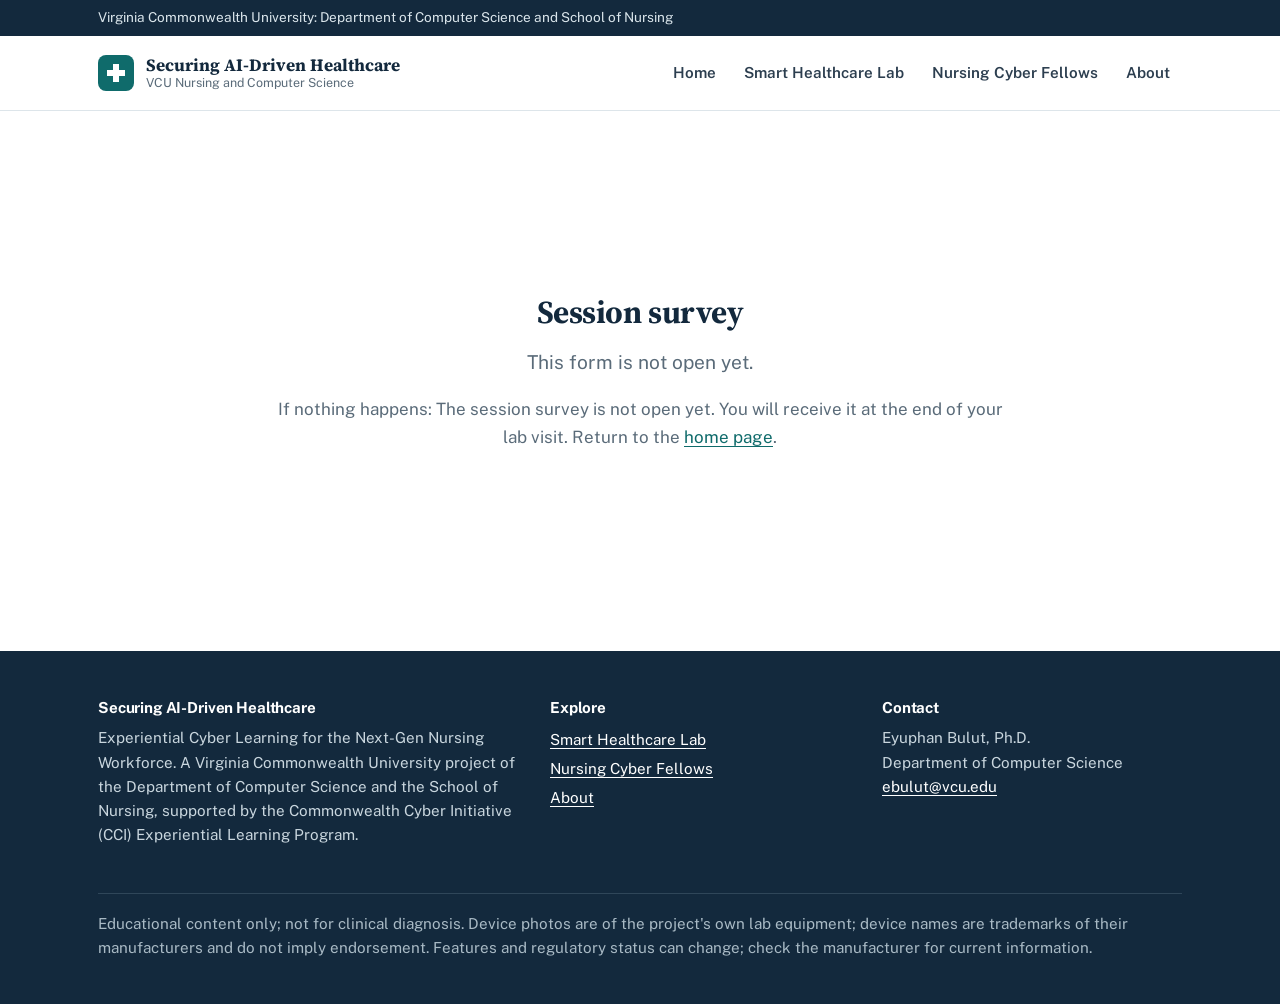
<file: survey.html>
<!doctype html>
<html lang="en">
<head>
<meta charset="utf-8">
<meta name="viewport" content="width=device-width, initial-scale=1">
<title>Session survey | Securing AI-Driven Healthcare</title>
<meta name="description" content="Session survey for the Smart Healthcare Security Lab project.">
<meta property="og:title" content="Session survey | Securing AI-Driven Healthcare">
<meta property="og:description" content="Session survey for the Smart Healthcare Security Lab project.">
<meta property="og:url" content="https://nursing-ai-cyber.github.io/survey.html">
<meta property="og:image" content="https://nursing-ai-cyber.github.io/assets/images/hero-clinical-learning.jpg">
<link rel="icon" href="assets/favicon.svg" type="image/svg+xml">
<link rel="stylesheet" href="assets/style.css">
</head>
<body data-redirect="labSurvey">
<a class="skip" href="#main">Skip to main content</a>
<div class="utility"><div class="container"><span>Virginia Commonwealth University: Department of Computer Science and School of Nursing</span></div></div>
<header class="site-header">
  <div class="container header-inner">
    <a class="brand" href="index.html"><svg class="brand-mark" viewBox="0 0 36 36" aria-hidden="true"><rect width="36" height="36" rx="8" fill="#0f6b6b"/><path d="M15 9h6v6h6v6h-6v6h-6v-6H9v-6h6z" fill="#fff"/></svg><span class="brand-text"><span class="brand-title">Securing AI-Driven Healthcare</span><span class="brand-sub">VCU Nursing and Computer Science</span></span></a>
    <button class="nav-toggle" aria-expanded="false" aria-controls="main-nav">Menu</button>
    <nav class="main-nav" id="main-nav" aria-label="Main"><ul><li><a href="index.html">Home</a></li><li><a href="lab.html">Smart Healthcare Lab</a></li><li><a href="fellows.html">Nursing Cyber Fellows</a></li><li><a href="about.html">About</a></li></ul></nav>
  </div>
</header>
<main id="main">
<section class="redirect"><div class="narrow"><h1 style="font-size:2rem">Session survey</h1>
<p class="lead" id="redirect-status" style="margin:0 auto 1em">Opening the form…</p>
<noscript><p>JavaScript is needed to forward you. Please return to the <a href="index.html">home page</a>.</p></noscript>
<p class="muted">If nothing happens: The session survey is not open yet. You will receive it at the end of your lab visit. Return to the <a href="index.html">home page</a>.</p></div></section>
</main>
<footer class="site-footer">
  <div class="container">
    <div class="footer-grid">
      <div>
        <h2>Securing AI-Driven Healthcare</h2>
        <p>Experiential Cyber Learning for the Next-Gen Nursing Workforce. A Virginia Commonwealth University project of the Department of Computer Science and the School of Nursing, supported by the Commonwealth Cyber Initiative (CCI) Experiential Learning Program.</p>
      </div>
      <div>
        <h2>Explore</h2>
        <ul><li><a href="lab.html">Smart Healthcare Lab</a></li><li><a href="fellows.html">Nursing Cyber Fellows</a></li><li><a href="about.html">About</a></li></ul>
      </div>
      <div>
        <h2>Contact</h2>
        <p>Eyuphan Bulut, Ph.D.<br>Department of Computer Science<br><a href="mailto:ebulut@vcu.edu">ebulut@vcu.edu</a></p>
      </div>
    </div>
    <p class="footer-note">Educational content only; not for clinical diagnosis. Device photos are of the project's own lab equipment; device names are trademarks of their manufacturers and do not imply endorsement. Features and regulatory status can change; check the manufacturer for current information.</p>
  </div>
</footer>
<script src="assets/site.js"></script>
</body>
</html>
</file>
<file: assets/style.css>
/* Securing AI-Driven Healthcare — site styles
   Palette: white surfaces, navy ink, one restrained clinical teal.
   Type: Source Serif 4 (headings) + Public Sans (body, UI). */
@import url('https://fonts.googleapis.com/css2?family=Public+Sans:wght@400;500;600;700&family=Source+Serif+4:opsz,wght@8..60,600;8..60,700&display=swap');

:root{
  --ink:#13293d;          /* headings, strong text */
  --text:#2c3e4f;         /* body */
  --muted:#5a6b79;        /* secondary text (AA on white) */
  --teal:#0f6b6b;         /* accent, links, primary buttons */
  --teal-dark:#0a5252;
  --teal-tint:#e9f3f2;
  --line:#dde5ea;
  --surface:#f5f8f9;      /* quiet alternate band */
  --white:#fff;
  --gold:#f2b705;         /* focus ring only (VCU gold nod) */
  --radius:10px;
  --serif:'Source Serif 4',Georgia,'Times New Roman',serif;
  --sans:'Public Sans',system-ui,-apple-system,'Segoe UI',Roboto,Arial,sans-serif;
}
*{box-sizing:border-box}
html{scroll-behavior:smooth;-webkit-text-size-adjust:100%}
@media (prefers-reduced-motion:reduce){html{scroll-behavior:auto}}
body{margin:0;background:var(--white);color:var(--text);font-family:var(--sans);font-size:1.0625rem;line-height:1.6}
img{max-width:100%;height:auto;display:block}
a{color:var(--teal);text-underline-offset:.18em}
a:hover{color:var(--teal-dark)}
:focus-visible{outline:3px solid var(--gold);outline-offset:3px;border-radius:4px}
.skip{position:absolute;left:-9999px;top:0;background:var(--ink);color:#fff;padding:10px 16px;z-index:100}
.skip:focus{left:12px;top:12px}

h1,h2,h3{font-family:var(--serif);color:var(--ink);font-weight:700;line-height:1.15;margin:0 0 .5em}
h1{font-size:clamp(2.25rem,4.6vw,3.5rem);letter-spacing:-.015em}
h2{font-size:clamp(1.6rem,2.8vw,2.15rem);letter-spacing:-.01em}
h3{font-size:1.25rem}
h4{font-family:var(--sans);font-size:1rem;color:var(--ink);margin:0 0 .35em}
p{margin:0 0 1em}
.lead{font-size:1.2rem;color:var(--muted);max-width:38em}
.muted{color:var(--muted)}
.small{font-size:.92rem}
.label{display:block;font-size:.9rem;font-weight:600;color:var(--teal);margin-bottom:.5rem}

.container{max-width:1140px;margin:0 auto;padding:0 28px}
.narrow{max-width:46rem}
.section{padding:80px 0}
.section.tight{padding:56px 0}
.band{background:var(--surface);border-top:1px solid var(--line);border-bottom:1px solid var(--line)}
.section-head{max-width:44rem;margin-bottom:36px}
.section-head p{color:var(--muted)}

/* ---------- Header ---------- */
.utility{background:var(--ink);color:#dbe6ec;font-size:.85rem}
.utility .container{display:flex;justify-content:space-between;gap:16px;padding-top:7px;padding-bottom:7px}
.utility a{color:#fff;font-weight:600}
.site-header{background:#fff;border-bottom:1px solid var(--line);position:sticky;top:0;z-index:30}
.header-inner{display:flex;align-items:center;justify-content:space-between;gap:24px;min-height:74px}
.brand{display:flex;align-items:center;gap:12px;text-decoration:none;color:var(--ink)}
.brand-mark{width:36px;height:36px;flex:0 0 36px}
.brand-text{display:flex;flex-direction:column;line-height:1.2}
.brand-title{font-family:var(--serif);font-weight:700;font-size:1.08rem}
.brand-sub{font-size:.78rem;color:var(--muted)}
.nav-toggle{display:none;background:none;border:1px solid var(--line);border-radius:8px;padding:9px 12px;font:inherit;font-size:.95rem;font-weight:600;color:var(--ink);cursor:pointer;min-height:44px}
.main-nav ul{list-style:none;margin:0;padding:0;display:flex;gap:4px;align-items:center}
.main-nav a{display:block;text-decoration:none;color:var(--text);font-weight:600;font-size:.95rem;padding:10px 12px;border-radius:8px}
.main-nav a:hover{background:var(--surface);color:var(--ink)}
.main-nav a[aria-current="page"]{color:var(--teal);box-shadow:inset 0 -2px 0 var(--teal);border-radius:0}

/* ---------- Buttons ---------- */
.btn{display:inline-flex;align-items:center;justify-content:center;min-height:46px;padding:11px 20px;border-radius:8px;background:var(--teal);color:#fff;font-weight:700;font-size:.98rem;text-decoration:none;border:2px solid var(--teal);line-height:1.2}
.btn:hover{background:var(--teal-dark);border-color:var(--teal-dark);color:#fff}
.btn.secondary{background:#fff;color:var(--ink);border-color:#b9cbd3}
.btn.secondary:hover{border-color:var(--ink);background:#fff;color:var(--ink)}
.btn.large{min-height:54px;padding:14px 26px;font-size:1.05rem}
.btn.pending{background:#eef2f4;border-color:#cfd9de;color:#4f5f6b;cursor:not-allowed}
.actions{display:flex;flex-wrap:wrap;gap:12px;margin-top:28px}
.pending-note{display:block;font-size:.85rem;color:var(--muted);margin-top:8px}
.actions .pending-note{flex-basis:100%;margin-top:-4px}

/* ---------- Home hero ---------- */
.hero{padding:64px 0 72px}
.hero-grid{display:grid;grid-template-columns:1.05fr .95fr;gap:56px;align-items:center}
.hero h1{margin-bottom:.35em}
.hero .subtitle{font-family:var(--serif);font-size:clamp(1.25rem,2vw,1.55rem);color:var(--teal);font-weight:600;line-height:1.3;margin-bottom:1em}
.hero-photo{margin:0}
.hero-photo img{width:100%;aspect-ratio:4/3;object-fit:cover;border-radius:var(--radius)}
.hero-photo figcaption{font-size:.85rem;color:var(--muted);margin-top:10px}

/* Visit notice strip */
.visit-strip{border:1px solid #bfd9d6;background:var(--teal-tint);border-radius:var(--radius);padding:22px 26px;display:grid;grid-template-columns:1fr auto;align-items:center;gap:24px}
.visit-strip .pending-note{text-align:center}
.visit-strip h2{font-size:1.3rem;margin:0 0 .2em}
.visit-strip p{margin:0;color:var(--text)}

/* Pathway timeline (a true sequence, so it is numbered) */
.pathway{list-style:none;margin:0;padding:0;display:grid;grid-template-columns:repeat(3,1fr);gap:0;counter-reset:stage}
.pathway li{position:relative;padding:0 28px 0 0}
.pathway li::before{counter-increment:stage;content:counter(stage);display:grid;place-items:center;width:44px;height:44px;border-radius:50%;background:#fff;border:2px solid var(--teal);color:var(--teal);font-weight:700;font-size:1.05rem;position:relative;z-index:1;margin-bottom:18px}
.pathway li::after{content:"";position:absolute;top:21px;left:44px;right:0;height:2px;background:var(--line)}
.pathway li:last-child::after{display:none}
.pathway .when{font-size:.9rem;color:var(--muted);font-weight:600}
.pathway h3{margin:.15em 0 .1em;font-size:1.45rem}
.pathway .what{font-weight:600;color:var(--ink);margin-bottom:.5em}
.pathway p{color:var(--muted);font-size:.98rem}

/* Facts row */
.facts{display:grid;grid-template-columns:repeat(3,1fr);border-top:1px solid var(--line);border-bottom:1px solid var(--line)}
.fact{padding:24px 24px 24px 0}
.fact + .fact{padding-left:24px;border-left:1px solid var(--line)}
.fact strong{display:block;font-family:var(--serif);font-size:1.9rem;color:var(--ink);line-height:1.1}
.fact span{color:var(--muted);font-size:.95rem}

/* Three questions (recurring device) */
.three-q{display:grid;grid-template-columns:repeat(3,1fr);gap:0;border:1px solid var(--line);border-radius:var(--radius);background:#fff;overflow:hidden}
.three-q > div{padding:22px 24px}
.three-q > div + div{border-left:1px solid var(--line)}
.three-q .q{font-family:var(--serif);font-size:1.2rem;font-weight:700;color:var(--ink);display:flex;gap:10px;align-items:baseline;margin-bottom:.3em}
.three-q .q b{color:var(--teal);font-family:var(--sans);font-size:.95rem}
.three-q p{margin:0;color:var(--muted);font-size:.96rem}
.three-q.compact{grid-template-columns:1fr}
.three-q.compact > div{padding:14px 20px}
.three-q.compact > div + div{border-left:none;border-top:1px solid var(--line)}
.three-q.compact .q{font-size:1.08rem;margin:0}

/* News card */
.news{display:grid;grid-template-columns:auto 1fr auto;gap:20px;align-items:center;border:1px solid var(--line);border-radius:var(--radius);padding:20px 24px;background:#fff}
.news .source{font-size:.85rem;font-weight:700;color:var(--muted);white-space:nowrap}
.news h3{font-size:1.15rem;margin:0 0 .2em}
.news p{margin:0;color:var(--muted);font-size:.95rem}

/* Generic cards & grids */
.grid2{display:grid;grid-template-columns:repeat(2,1fr);gap:22px}
.grid3{display:grid;grid-template-columns:repeat(3,1fr);gap:22px}
.card{border:1px solid var(--line);border-radius:var(--radius);padding:26px;background:#fff}
.card h3{margin-top:0}
.card p:last-child{margin-bottom:0}
.card.plain{border:none;padding:0;background:none}
.split{display:grid;grid-template-columns:1.1fr .9fr;gap:56px;align-items:start}

/* Page heads */
.page-head{padding:56px 0 44px;border-bottom:1px solid var(--line)}
.page-head h1{font-size:clamp(2.1rem,4vw,3rem)}
.crumb{font-size:.9rem;color:var(--muted);margin-bottom:12px}
.crumb a{color:var(--muted)}

/* ---------- Lab page ---------- */
.room-head{display:flex;justify-content:space-between;align-items:flex-end;gap:24px;flex-wrap:wrap;margin-bottom:26px}
.room-head h2{margin:0}
.room-head p{margin:.35em 0 0;color:var(--muted);max-width:38rem}
.room-num{font-weight:700;color:var(--teal);font-size:.95rem}

.filters{display:flex;flex-wrap:wrap;gap:8px;align-items:center;margin:0 0 8px}
.filters span{font-weight:600;color:var(--ink);margin-right:6px;font-size:.95rem}
.chip{font:inherit;font-size:.9rem;font-weight:600;background:#fff;border:1px solid #c5d4da;color:var(--text);border-radius:999px;padding:8px 14px;cursor:pointer;min-height:40px}
.chip[aria-pressed="true"]{background:var(--ink);border-color:var(--ink);color:#fff}
.filter-status{font-size:.9rem;color:var(--muted);min-height:1.4em}

.devices{display:grid;grid-template-columns:repeat(2,1fr);gap:22px}
.device{border:1px solid var(--line);border-radius:var(--radius);background:#fff;padding:22px;display:grid;grid-template-columns:120px 1fr;gap:20px;align-content:start}
.device[hidden]{display:none}
.device .thumb{width:120px;height:120px;border-radius:8px;border:1px solid var(--line);background:#fff;object-fit:contain;padding:6px}
.device h3{margin:0 0 .25em;font-size:1.3rem}
.device .desc{font-size:.97rem;margin-bottom:.6em}
.tags{display:flex;flex-wrap:wrap;gap:6px;margin:0 0 10px;padding:0;list-style:none}
.tag{font-size:.8rem;font-weight:600;border-radius:5px;padding:3px 8px;background:var(--surface);color:var(--text);border:1px solid var(--line)}
.tag.ai{background:#fff4d6;border-color:#ecd27f;color:#5c4500}
.tag.algo{background:#eef1fb;border-color:#c7cfee;color:#2f3b70}
.tag.noai{background:#fff;color:var(--muted)}
.tag.local{background:var(--teal-tint);border-color:#bfd9d6;color:var(--teal-dark)}
.facts-list{grid-column:1 / -1;margin:4px 0 0;border-top:1px solid var(--line)}
.facts-list > div{display:grid;grid-template-columns:150px 1fr;gap:14px;padding:10px 0;border-bottom:1px solid var(--line);font-size:.95rem}
.facts-list dt{font-weight:700;color:var(--ink)}
.facts-list dd{margin:0}
.flow{display:flex;flex-wrap:wrap;align-items:center;gap:4px 2px;list-style:none;margin:0;padding:0}
.flow li{background:var(--surface);border:1px solid var(--line);border-radius:5px;padding:1px 8px;font-size:.88rem}
.flow li + li::before{content:"";display:inline-block;width:0;height:0}
.flow .arrow{background:none;border:none;padding:0 3px;color:var(--muted)}
.ask{grid-column:1 / -1;margin:2px 0 0;padding:12px 14px;border-left:3px solid var(--teal);background:var(--teal-tint);border-radius:0 6px 6px 0;font-size:.95rem;color:var(--ink)}
.ask b{color:var(--teal-dark)}

.compare{margin-top:30px;display:grid;grid-template-columns:repeat(2,1fr);gap:22px}
.compare .card{background:var(--surface)}
.compare h3{font-size:1.15rem}
.vs{display:grid;grid-template-columns:1fr 1fr;gap:14px;margin:12px 0}
.vs > div{background:#fff;border:1px solid var(--line);border-radius:8px;padding:12px 14px;font-size:.93rem}
.vs h4{font-size:.95rem}
.vs ul{margin:0;padding-left:1.1em}
.compare .takeaway{font-size:.95rem;margin:0}

.visit-steps{list-style:none;margin:0;padding:0;display:grid;grid-template-columns:repeat(4,1fr);gap:22px;counter-reset:vs}
.visit-steps li{border-top:3px solid var(--teal);padding-top:14px}
.visit-steps li::before{counter-increment:vs;content:"Step " counter(vs);display:block;font-size:.85rem;font-weight:700;color:var(--teal);margin-bottom:4px}
.visit-steps h3{font-size:1.1rem;margin-bottom:.3em}
.visit-steps p{font-size:.95rem;color:var(--muted);margin:0}

.notice{border-left:4px solid var(--teal);background:var(--teal-tint);padding:16px 20px;border-radius:0 8px 8px 0;color:var(--ink)}
.disclaimer{font-size:.9rem;color:var(--muted)}

/* ---------- Fellows ---------- */
.highlights{list-style:none;margin:0;padding:0;display:grid;grid-template-columns:repeat(3,1fr);gap:0;border-top:1px solid var(--line)}
.highlights li{padding:22px 22px 22px 0;border-bottom:1px solid var(--line)}
.highlights li:nth-child(3n+2),.highlights li:nth-child(3n){padding-left:22px;border-left:1px solid var(--line)}
.highlights strong{display:block;color:var(--ink);font-size:1.05rem;margin-bottom:2px}
.highlights span{color:var(--muted);font-size:.95rem}
.cohort{display:flex;gap:5px;flex-wrap:wrap;margin:14px 0 8px}
.cohort i{width:18px;height:18px;border-radius:50%;background:var(--teal);display:block}
.cohort i.partner{background:#fff;border:2px solid var(--teal)}
.legend{font-size:.9rem;color:var(--muted)}
.module h3{font-size:1.2rem}
.module .n{font-weight:700;color:var(--teal);font-size:.9rem}
.module ul{margin:.5em 0 0;padding-left:1.1em;color:var(--muted);font-size:.95rem}
.timeline{list-style:none;margin:0;padding:0}
.timeline li{display:grid;grid-template-columns:150px 1fr;gap:18px;padding:14px 0;border-bottom:1px solid var(--line)}
.timeline li:first-child{border-top:1px solid var(--line)}
.timeline b{color:var(--ink)}
.apply-box{border:2px solid var(--teal);border-radius:var(--radius);padding:30px;background:#fff}
details{border-bottom:1px solid var(--line);padding:14px 0}
details:first-of-type{border-top:1px solid var(--line)}
summary{cursor:pointer;font-weight:700;color:var(--ink);list-style-position:outside}
details p{margin:.6em 0 0;color:var(--text)}

/* ---------- Get involved ---------- */
.task{display:grid;grid-template-columns:1fr auto;gap:16px;align-items:center;padding:18px 0;border-bottom:1px solid var(--line)}
.task:first-of-type{border-top:1px solid var(--line)}
.task h3{font-size:1.15rem;margin:0 0 .2em}
.task p{margin:0;color:var(--muted);font-size:.96rem}

/* ---------- About ---------- */
.people{display:grid;grid-template-columns:repeat(2,1fr);gap:22px}
.person h3{margin-bottom:.15em}
.person .role{color:var(--teal);font-weight:600;margin-bottom:.5em}

/* ---------- Footer ---------- */
.site-footer{background:var(--ink);color:#c9d6de;padding:48px 0 28px;margin-top:0}
.site-footer a{color:#fff}
.footer-grid{display:grid;grid-template-columns:1.4fr 1fr 1fr;gap:32px}
.site-footer h2{font-family:var(--sans);font-size:.95rem;color:#fff;margin:0 0 10px}
.site-footer ul{list-style:none;margin:0;padding:0;font-size:.95rem;line-height:1.9}
.site-footer p{font-size:.95rem}
.footer-note{border-top:1px solid #2f4659;margin-top:30px;padding-top:18px;font-size:.85rem;color:#a9bac5}

/* ---------- Redirect pages ---------- */
.redirect{min-height:60vh;display:grid;place-items:center;text-align:center;padding:60px 20px}

/* ---------- Responsive ---------- */
@media (max-width:980px){
  .hero-grid,.split{grid-template-columns:1fr;gap:36px}
  .devices,.compare{grid-template-columns:1fr}
  .visit-steps{grid-template-columns:repeat(2,1fr)}
  .footer-grid{grid-template-columns:1fr 1fr}
}
@media (max-width:860px){
  .nav-toggle{display:inline-flex;align-items:center}
  .main-nav{display:none;position:absolute;left:0;right:0;top:100%;background:#fff;border-bottom:1px solid var(--line);padding:8px 20px 16px}
  .main-nav.open{display:block}
  .main-nav ul{flex-direction:column;align-items:stretch}
  .main-nav a{padding:12px 6px;border-bottom:1px solid var(--line);border-radius:0}
  .main-nav a[aria-current="page"]{box-shadow:inset 3px 0 0 var(--teal);padding-left:12px}
  .site-header{position:sticky}
  .header-inner{position:relative}
}
@media (max-width:760px){
  .section{padding:56px 0}
  .container{padding:0 20px}
  .pathway{grid-template-columns:1fr;gap:26px}
  .pathway li{padding:0 0 0 64px}
  .pathway li::before{position:absolute;left:0;top:0;margin:0}
  .pathway li::after{top:44px;bottom:-26px;left:21px;right:auto;width:2px;height:auto}
  .facts,.three-q,.grid2,.grid3,.highlights,.people{grid-template-columns:1fr}
  .fact,.fact + .fact{padding:18px 0;border-left:none}
  .fact + .fact{border-top:1px solid var(--line)}
  .three-q > div + div{border-left:none;border-top:1px solid var(--line)}
  .highlights li,.highlights li:nth-child(3n+2),.highlights li:nth-child(3n){padding:16px 0;border-left:none}
  .news,.visit-strip{grid-template-columns:1fr}
  .device{grid-template-columns:88px 1fr;padding:18px;gap:14px}
  .device .thumb{width:88px;height:88px}
  .facts-list > div{grid-template-columns:1fr;gap:2px}
  .vs{grid-template-columns:1fr}
  .visit-steps{grid-template-columns:1fr}
  .timeline li{grid-template-columns:1fr;gap:2px}
  .task{grid-template-columns:1fr}
  .footer-grid{grid-template-columns:1fr}
  .utility{font-size:.78rem}
  .brand-sub{display:none}
  .hero{padding:40px 0 48px}
}
@media print{
  .site-header,.utility,.site-footer,.filters,.actions,.nav-toggle{display:none}
  .device{break-inside:avoid}
}
</file>
